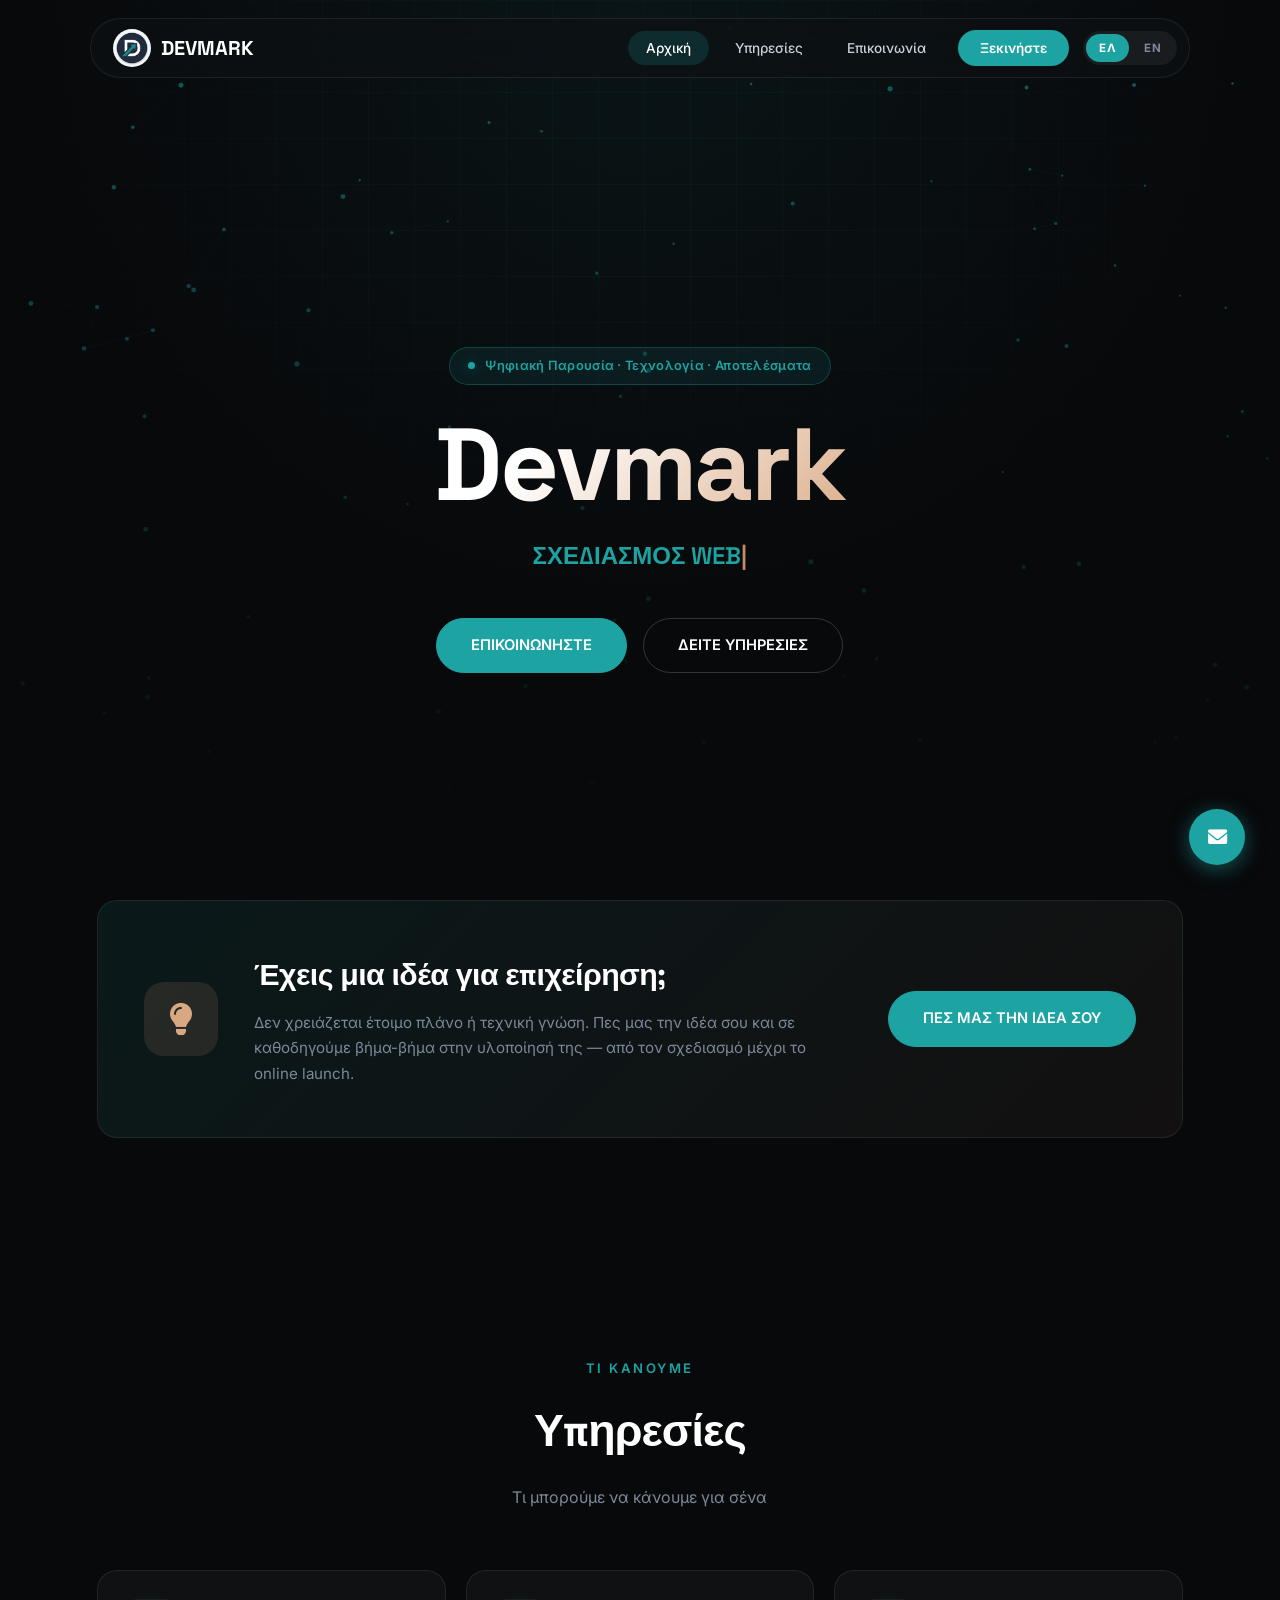
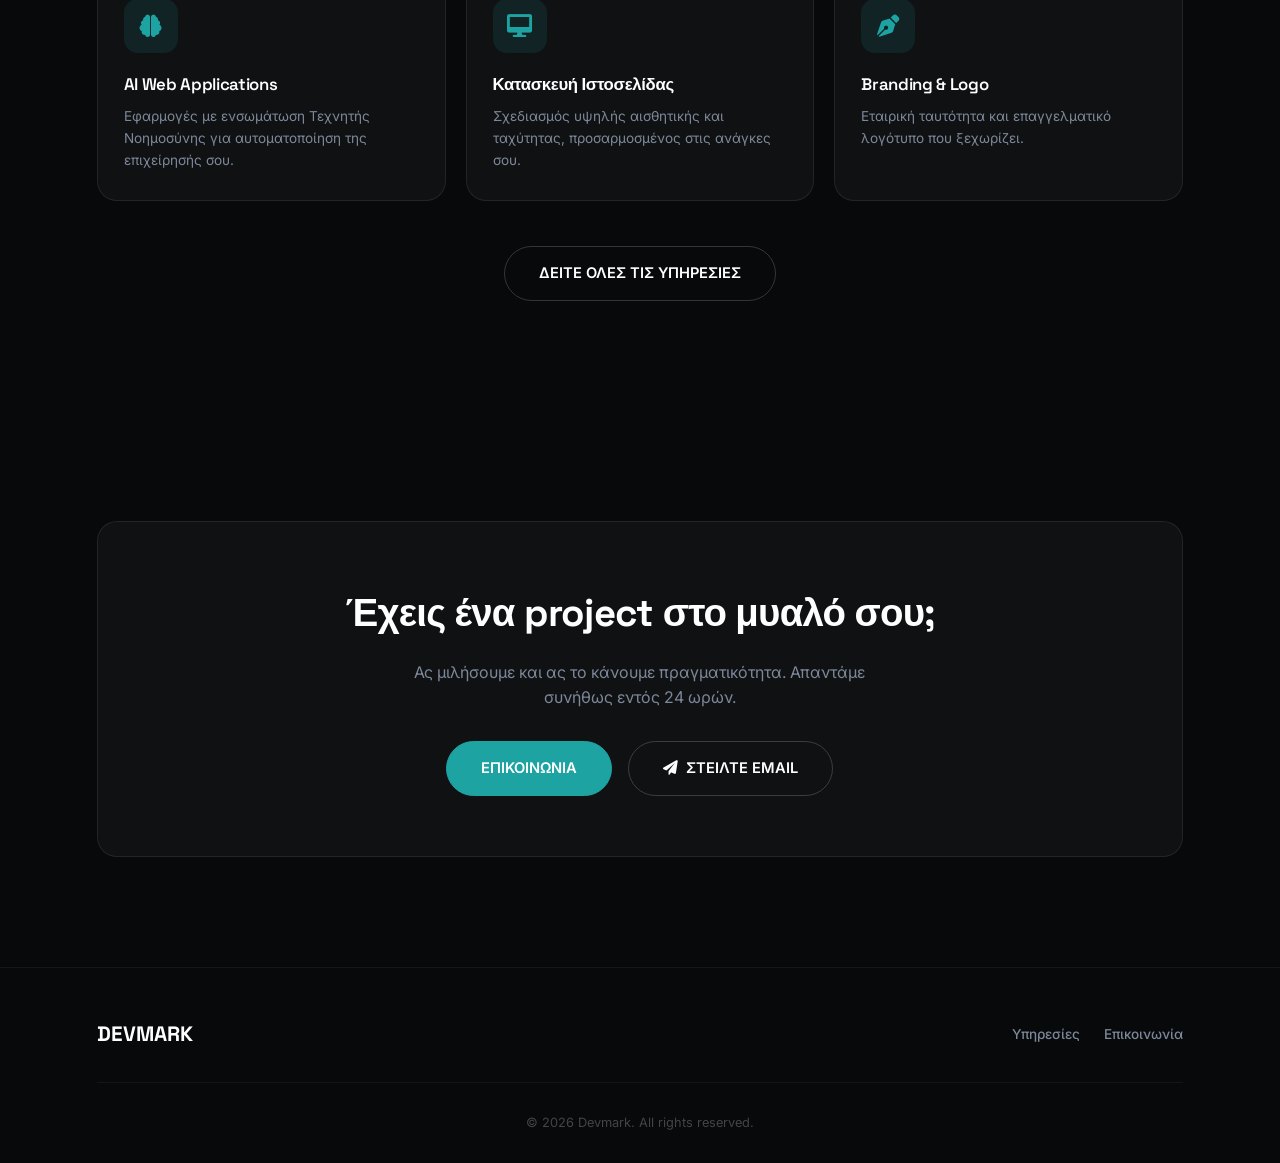
<file: index.html>
<!DOCTYPE html>
<html lang="el">
<head>
    <meta charset="UTF-8">
    <meta name="viewport" content="width=device-width, initial-scale=1.0">
    <title>Devmark - AI Web Apps & Custom Design</title>
    <meta name="description" content="Ψηφιακή παρουσία, AI εφαρμογές, κατασκευή ιστοσελίδων & branding. Devmark — τεχνολογία που φέρνει αποτελέσματα.">
    <link rel="canonical" href="https://devmark.gr/">
    <link rel="icon" type="image/png" href="devmarklogo.png">
    <meta property="og:type" content="website">
    <meta property="og:locale" content="el_GR">
    <meta property="og:site_name" content="Devmark">
    <meta property="og:title" content="Devmark - AI Web Apps & Custom Design">
    <meta property="og:description" content="Ψηφιακή παρουσία, AI εφαρμογές, κατασκευή ιστοσελίδων & branding. Devmark — τεχνολογία που φέρνει αποτελέσματα.">
    <meta property="og:url" content="https://devmark.gr/">
    <meta property="og:image" content="https://devmark.gr/devmarklogo.png">
    <meta name="twitter:card" content="summary_large_image">
    <meta name="twitter:title" content="Devmark - AI Web Apps & Custom Design">
    <meta name="twitter:description" content="Ψηφιακή παρουσία, AI εφαρμογές, κατασκευή ιστοσελίδων & branding. Devmark — τεχνολογία που φέρνει αποτελέσματα.">
    <meta name="twitter:image" content="https://devmark.gr/devmarklogo.png">
    <script type="application/ld+json">
    {
        "@context": "https://schema.org",
        "@type": "ProfessionalService",
        "name": "Devmark",
        "image": "https://devmark.gr/devmarklogo.png",
        "url": "https://devmark.gr/",
        "email": "info@devmark.gr",
        "description": "Ψηφιακή παρουσία, AI εφαρμογές, κατασκευή ιστοσελίδων & branding.",
        "areaServed": [
            { "@type": "Country", "name": "Greece" },
            { "@type": "Place", "name": "Europe" }
        ],
        "address": { "@type": "PostalAddress", "addressCountry": "GR" }
    }
    </script>
    <link rel="preconnect" href="https://fonts.googleapis.com">
    <link rel="stylesheet" href="https://fonts.googleapis.com/css2?family=Space+Grotesk:wght@500;600;700&family=Inter:wght@400;500;600;700;800&display=swap">
    <link rel="stylesheet" href="https://cdnjs.cloudflare.com/ajax/libs/font-awesome/6.0.0/css/all.min.css">
    <link rel="stylesheet" href="styles.css">
</head>
<body>

    <div class="tech-bg">
        <div class="tech-grid"></div>
        <canvas id="bg-canvas"></canvas>
        <div class="tech-vignette"></div>
    </div>

    <!-- MOBILE NAV OVERLAY -->
    <div class="mobile-nav" id="mobileNav">
        <a href="index.html" class="mobile-link nav-link" data-el="Αρχική" data-en="Home">Αρχική</a>
        <a href="services.html" class="mobile-link nav-link" data-el="Υπηρεσίες" data-en="Services">Υπηρεσίες</a>
        <a href="contact.html" class="mobile-link nav-link" data-el="Επικοινωνία" data-en="Contact">Επικοινωνία</a>
        <div class="lang-switch">
            <button class="lang-btn" data-lang="el">ΕΛ</button>
            <button class="lang-btn" data-lang="en">EN</button>
        </div>
    </div>

    <header id="header">
        <div class="header-inner">
            <a href="index.html" class="logo">
                <img src="devmarklogo.png" alt="Devmark Logo" class="logo-img">
                <span>DEVMARK</span>
            </a>
            <nav>
                <ul>
                    <li><a href="index.html" class="nav-link" data-el="Αρχική" data-en="Home">Αρχική</a></li>
                    <li><a href="services.html" class="nav-link" data-el="Υπηρεσίες" data-en="Services">Υπηρεσίες</a></li>
                    <li><a href="contact.html" class="nav-link" data-el="Επικοινωνία" data-en="Contact">Επικοινωνία</a></li>
                    <li><a href="https://mail.google.com/mail/?view=cm&fs=1&to=info@devmark.gr" target="_blank" class="nav-cta" data-el="Ξεκινήστε" data-en="Get Started">Ξεκινήστε</a></li>
                    <li>
                        <div class="lang-switch">
                            <button class="lang-btn" data-lang="el">ΕΛ</button>
                            <button class="lang-btn" data-lang="en">EN</button>
                        </div>
                    </li>
                </ul>
            </nav>
            <div class="hamburger" id="hamburger">
                <span></span><span></span><span></span>
            </div>
        </div>
    </header>

    <!-- HERO -->
    <section id="hero">
        <div class="container">
            <div class="hero-badge fade-in-up"><span class="dot"></span> <span data-el="Ψηφιακή Παρουσία · Τεχνολογία · Αποτελέσματα" data-en="Digital Presence · Technology · Results">Ψηφιακή Παρουσία · Τεχνολογία · Αποτελέσματα</span></div>
            <h1 class="fade-in-up delay-1">Devmark</h1>
            <div class="typewriter-wrap fade-in-up delay-2">
                <b id="typewriter"></b>
            </div>
            <div class="hero-actions fade-in-up delay-3">
                <a href="contact.html" class="btn" data-el="ΕΠΙΚΟΙΝΩΝΗΣΤΕ" data-en="CONTACT US">ΕΠΙΚΟΙΝΩΝΗΣΤΕ</a>
                <a href="services.html" class="btn btn-outline" data-el="ΔΕΙΤΕ ΥΠΗΡΕΣΙΕΣ" data-en="VIEW SERVICES">ΔΕΙΤΕ ΥΠΗΡΕΣΙΕΣ</a>
            </div>
        </div>
    </section>

    <!-- IDEA CTA -->
    <section id="idea-cta">
        <div class="container">
            <div class="idea-panel fade-in-up">
                <div class="idea-icon"><i class="fas fa-lightbulb"></i></div>
                <div class="idea-content">
                    <h2 data-el="Έχεις μια ιδέα για επιχείρηση;" data-en="Have a business idea?">Έχεις μια ιδέα για επιχείρηση;</h2>
                    <p data-el="Δεν χρειάζεται έτοιμο πλάνο ή τεχνική γνώση. Πες μας την ιδέα σου και σε καθοδηγούμε βήμα-βήμα στην υλοποίησή της — από τον σχεδιασμό μέχρι το online launch." data-en="You don't need a ready plan or technical knowledge. Tell us your idea and we'll guide you step by step to bring it to life — from design to online launch.">Δεν χρειάζεται έτοιμο πλάνο ή τεχνική γνώση. Πες μας την ιδέα σου και σε καθοδηγούμε βήμα-βήμα στην υλοποίησή της — από τον σχεδιασμό μέχρι το online launch.</p>
                </div>
                <a href="contact.html" class="btn" data-el="ΠΕΣ ΜΑΣ ΤΗΝ ΙΔΕΑ ΣΟΥ" data-en="TELL US YOUR IDEA">ΠΕΣ ΜΑΣ ΤΗΝ ΙΔΕΑ ΣΟΥ</a>
            </div>
        </div>
    </section>

    <!-- SERVICES PREVIEW -->
    <section id="services-preview">
        <div class="container">
            <span class="eyebrow fade-in-up" data-el="Τι κάνουμε" data-en="What we do">Τι κάνουμε</span>
            <h2 class="section-title fade-in-up" data-el="Υπηρεσίες" data-en="Services">Υπηρεσίες</h2>
            <span class="section-subtitle fade-in-up" data-el="Τι μπορούμε να κάνουμε για σένα" data-en="What we can do for you">Τι μπορούμε να κάνουμε για σένα</span>
            <div class="preview-grid">
                <div class="preview-card fade-in-up">
                    <div class="service-icon"><i class="fas fa-brain"></i></div>
                    <h3>AI Web Applications</h3>
                    <p data-el="Εφαρμογές με ενσωμάτωση Τεχνητής Νοημοσύνης για αυτοματοποίηση της επιχείρησής σου." data-en="Applications with integrated Artificial Intelligence to automate your business.">Εφαρμογές με ενσωμάτωση Τεχνητής Νοημοσύνης για αυτοματοποίηση της επιχείρησής σου.</p>
                </div>
                <div class="preview-card fade-in-up delay-1">
                    <div class="service-icon"><i class="fas fa-desktop"></i></div>
                    <h3 data-el="Κατασκευή Ιστοσελίδας" data-en="Website Development">Κατασκευή Ιστοσελίδας</h3>
                    <p data-el="Σχεδιασμός υψηλής αισθητικής και ταχύτητας, προσαρμοσμένος στις ανάγκες σου." data-en="High-end, fast design tailored to your needs.">Σχεδιασμός υψηλής αισθητικής και ταχύτητας, προσαρμοσμένος στις ανάγκες σου.</p>
                </div>
                <div class="preview-card fade-in-up delay-2">
                    <div class="service-icon"><i class="fas fa-pen-nib"></i></div>
                    <h3>Branding &amp; Logo</h3>
                    <p data-el="Εταιρική ταυτότητα και επαγγελματικό λογότυπο που ξεχωρίζει." data-en="Corporate identity and a professional logo that stands out.">Εταιρική ταυτότητα και επαγγελματικό λογότυπο που ξεχωρίζει.</p>
                </div>
            </div>
            <div class="preview-cta fade-in-up">
                <a href="services.html" class="btn btn-outline" data-el="ΔΕΙΤΕ ΟΛΕΣ ΤΙΣ ΥΠΗΡΕΣΙΕΣ" data-en="VIEW ALL SERVICES">ΔΕΙΤΕ ΟΛΕΣ ΤΙΣ ΥΠΗΡΕΣΙΕΣ</a>
            </div>
        </div>
    </section>

    <!-- CTA BANNER -->
    <section id="cta-banner">
        <div class="container">
            <div class="cta-panel fade-in-up">
                <h2 data-el="Έχεις ένα project στο μυαλό σου;" data-en="Have a project in mind?">Έχεις ένα project στο μυαλό σου;</h2>
                <p data-el="Ας μιλήσουμε και ας το κάνουμε πραγματικότητα. Απαντάμε συνήθως εντός 24 ωρών." data-en="Let's talk and make it happen. We usually respond within 24 hours.">Ας μιλήσουμε και ας το κάνουμε πραγματικότητα. Απαντάμε συνήθως εντός 24 ωρών.</p>
                <div class="cta-actions">
                    <a href="contact.html" class="btn" data-el="ΕΠΙΚΟΙΝΩΝΙΑ" data-en="CONTACT">ΕΠΙΚΟΙΝΩΝΙΑ</a>
                    <a href="https://mail.google.com/mail/?view=cm&fs=1&to=info@devmark.gr" target="_blank" class="btn btn-outline">
                        <i class="fas fa-paper-plane"></i><span data-el="ΣΤΕΙΛΤΕ EMAIL" data-en="SEND EMAIL">ΣΤΕΙΛΤΕ EMAIL</span>
                    </a>
                </div>
            </div>
        </div>
    </section>

    <!-- FOOTER -->
    <footer>
        <div class="container">
            <div class="footer-inner">
                <div class="footer-logo">
                    <span>DEVMARK</span>
                </div>
                <div class="footer-links">
                    <a href="services.html" data-el="Υπηρεσίες" data-en="Services">Υπηρεσίες</a>
                    <a href="contact.html" data-el="Επικοινωνία" data-en="Contact">Επικοινωνία</a>
                </div>
            </div>
            <div class="footer-bottom">
                &copy; 2026 Devmark. All rights reserved.
            </div>
        </div>
    </footer>

    <!-- FLOATING EMAIL BUTTON -->
    <a href="https://mail.google.com/mail/?view=cm&fs=1&to=info@devmark.gr" target="_blank" class="fab-btn" title="Επικοινωνήστε μαζί μας">
        <i class="fas fa-envelope"></i>
    </a>

    <script src="script.js"></script>
</body>
</html>
</file>
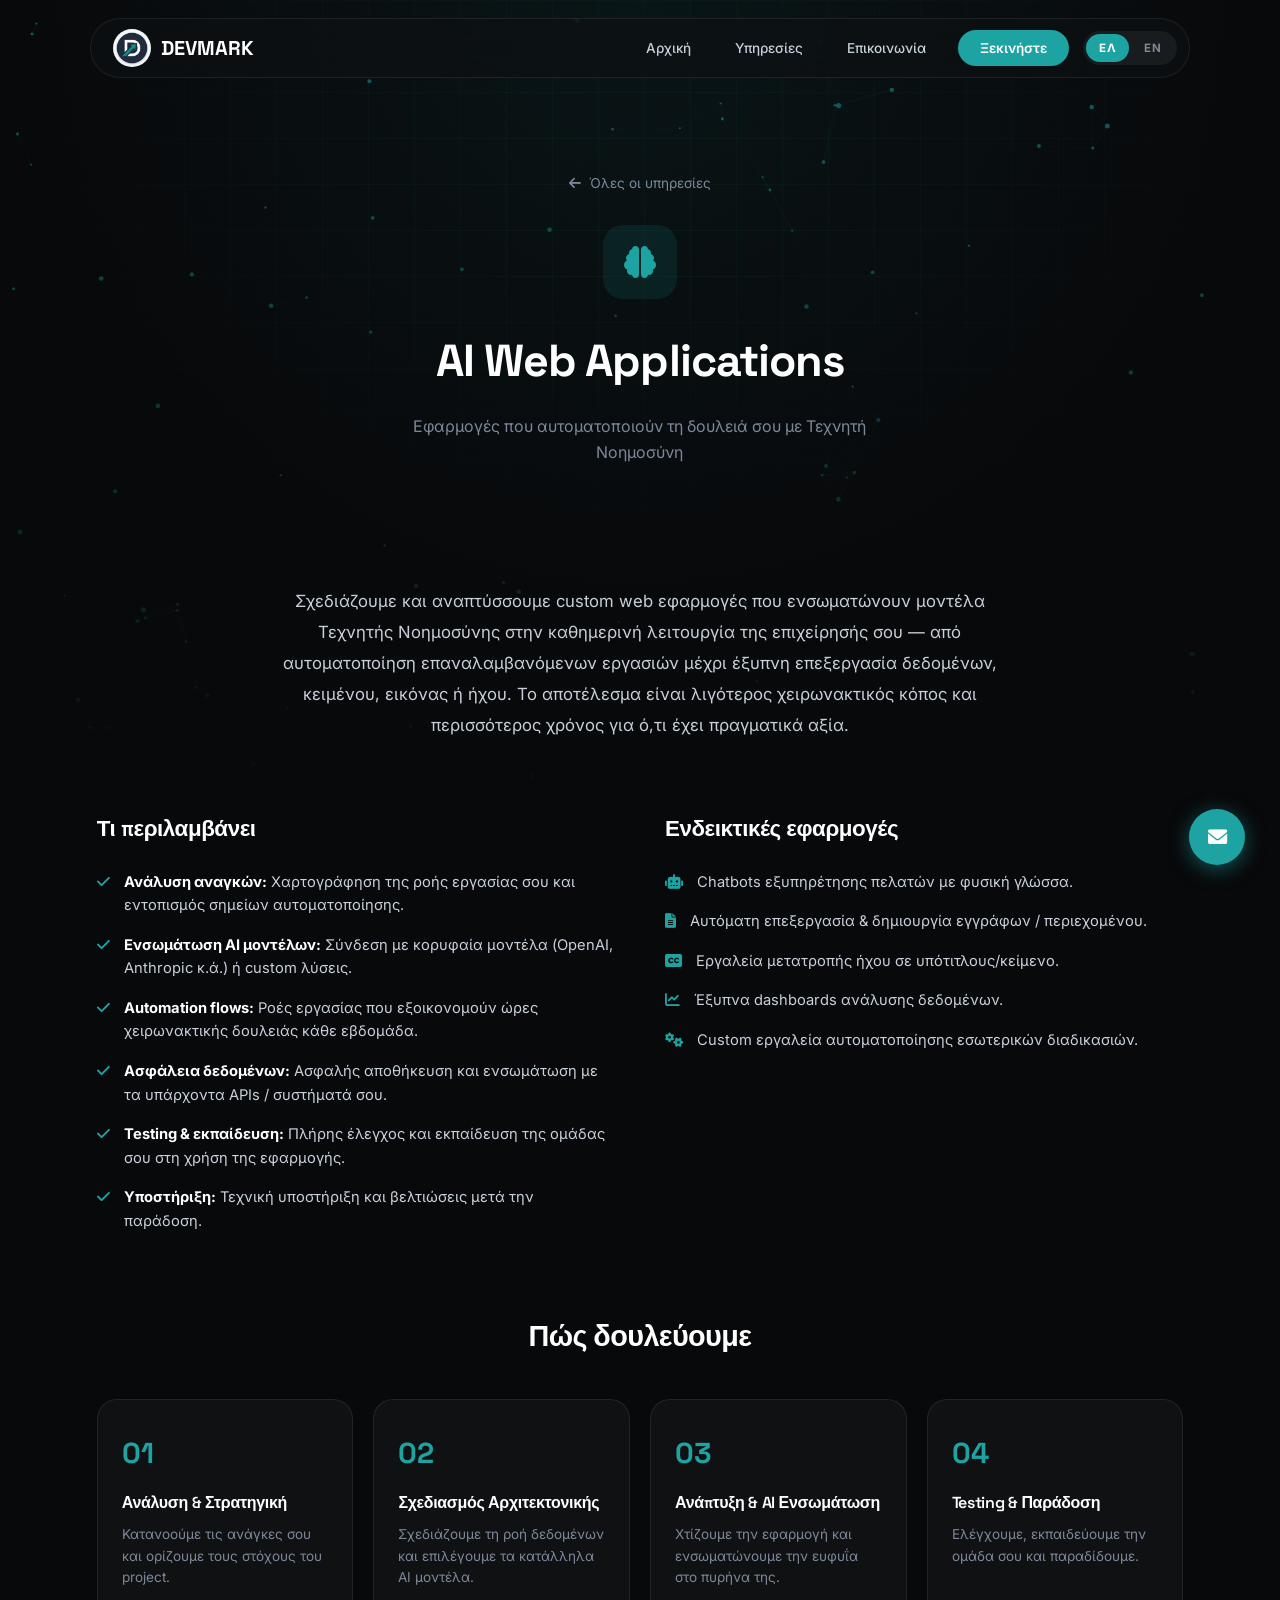
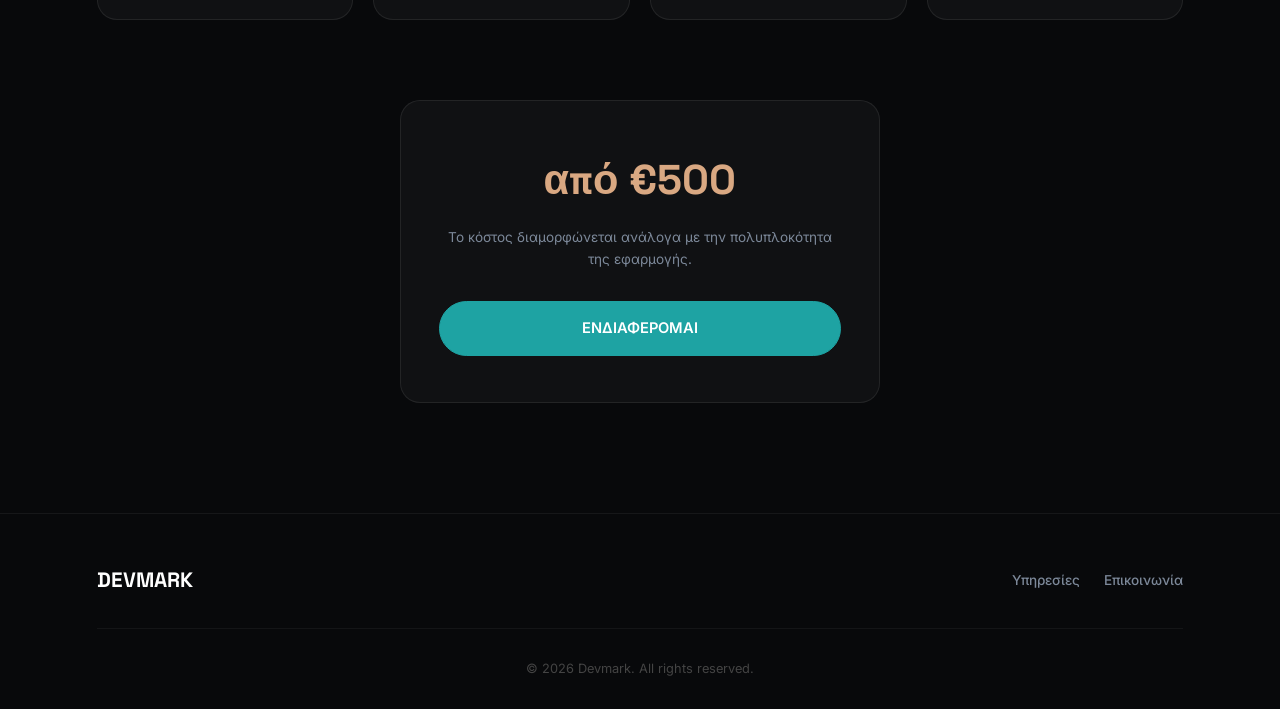
<file: ai-web-apps.html>
<!DOCTYPE html>
<html lang="el">
<head>
    <meta charset="UTF-8">
    <meta name="viewport" content="width=device-width, initial-scale=1.0">
    <title>AI Web Applications - Devmark</title>
    <meta name="description" content="Εξειδικευμένες εφαρμογές με ενσωμάτωση Τεχνητής Νοημοσύνης για αυτοματοποίηση της επιχείρησής σου.">
    <link rel="canonical" href="https://devmark.gr/ai-web-apps.html">
    <link rel="icon" type="image/png" href="devmarklogo.png">
    <meta property="og:type" content="website">
    <meta property="og:locale" content="el_GR">
    <meta property="og:site_name" content="Devmark">
    <meta property="og:title" content="AI Web Applications - Devmark">
    <meta property="og:description" content="Εξειδικευμένες εφαρμογές με ενσωμάτωση Τεχνητής Νοημοσύνης για αυτοματοποίηση της επιχείρησής σου.">
    <meta property="og:url" content="https://devmark.gr/ai-web-apps.html">
    <meta property="og:image" content="https://devmark.gr/devmarklogo.png">
    <meta name="twitter:card" content="summary_large_image">
    <meta name="twitter:title" content="AI Web Applications - Devmark">
    <meta name="twitter:description" content="Εξειδικευμένες εφαρμογές με ενσωμάτωση Τεχνητής Νοημοσύνης για αυτοματοποίηση της επιχείρησής σου.">
    <meta name="twitter:image" content="https://devmark.gr/devmarklogo.png">
    <link rel="preconnect" href="https://fonts.googleapis.com">
    <link rel="stylesheet" href="https://fonts.googleapis.com/css2?family=Space+Grotesk:wght@500;600;700&family=Inter:wght@400;500;600;700;800&display=swap">
    <link rel="stylesheet" href="https://cdnjs.cloudflare.com/ajax/libs/font-awesome/6.0.0/css/all.min.css">
    <link rel="stylesheet" href="styles.css">
</head>
<body>

    <div class="tech-bg">
        <div class="tech-grid"></div>
        <canvas id="bg-canvas"></canvas>
        <div class="tech-vignette"></div>
    </div>

    <!-- MOBILE NAV OVERLAY -->
    <div class="mobile-nav" id="mobileNav">
        <a href="index.html" class="mobile-link nav-link" data-el="Αρχική" data-en="Home">Αρχική</a>
        <a href="services.html" class="mobile-link nav-link" data-el="Υπηρεσίες" data-en="Services">Υπηρεσίες</a>
        <a href="contact.html" class="mobile-link nav-link" data-el="Επικοινωνία" data-en="Contact">Επικοινωνία</a>
        <div class="lang-switch">
            <button class="lang-btn" data-lang="el">ΕΛ</button>
            <button class="lang-btn" data-lang="en">EN</button>
        </div>
    </div>

    <header id="header">
        <div class="header-inner">
            <a href="index.html" class="logo">
                <img src="devmarklogo.png" alt="Devmark Logo" class="logo-img">
                <span>DEVMARK</span>
            </a>
            <nav>
                <ul>
                    <li><a href="index.html" class="nav-link" data-el="Αρχική" data-en="Home">Αρχική</a></li>
                    <li><a href="services.html" class="nav-link" data-el="Υπηρεσίες" data-en="Services">Υπηρεσίες</a></li>
                    <li><a href="contact.html" class="nav-link" data-el="Επικοινωνία" data-en="Contact">Επικοινωνία</a></li>
                    <li><a href="https://mail.google.com/mail/?view=cm&fs=1&to=info@devmark.gr" target="_blank" class="nav-cta" data-el="Ξεκινήστε" data-en="Get Started">Ξεκινήστε</a></li>
                    <li>
                        <div class="lang-switch">
                            <button class="lang-btn" data-lang="el">ΕΛ</button>
                            <button class="lang-btn" data-lang="en">EN</button>
                        </div>
                    </li>
                </ul>
            </nav>
            <div class="hamburger" id="hamburger">
                <span></span><span></span><span></span>
            </div>
        </div>
    </header>

    <!-- PAGE HERO -->
    <section class="page-hero">
        <div class="container">
            <a href="services.html" class="back-link fade-in-up"><i class="fas fa-arrow-left"></i> <span data-el="Όλες οι υπηρεσίες" data-en="All services">Όλες οι υπηρεσίες</span></a>
            <div class="detail-hero-icon fade-in-up"><i class="fas fa-brain"></i></div>
            <h2 class="section-title fade-in-up">AI Web Applications</h2>
            <span class="section-subtitle fade-in-up" data-el="Εφαρμογές που αυτοματοποιούν τη δουλειά σου με Τεχνητή Νοημοσύνη" data-en="Applications that automate your work with Artificial Intelligence">Εφαρμογές που αυτοματοποιούν τη δουλειά σου με Τεχνητή Νοημοσύνη</span>
        </div>
    </section>

    <section id="services" style="padding-top:0;">
        <div class="container">
            <p class="detail-intro fade-in-up" data-el="Σχεδιάζουμε και αναπτύσσουμε custom web εφαρμογές που ενσωματώνουν μοντέλα Τεχνητής Νοημοσύνης στην καθημερινή λειτουργία της επιχείρησής σου — από αυτοματοποίηση επαναλαμβανόμενων εργασιών μέχρι έξυπνη επεξεργασία δεδομένων, κειμένου, εικόνας ή ήχου. Το αποτέλεσμα είναι λιγότερος χειρωνακτικός κόπος και περισσότερος χρόνος για ό,τι έχει πραγματικά αξία." data-en="We design and build custom web applications that embed Artificial Intelligence models into your business's daily operations — from automating repetitive tasks to smart processing of data, text, images or audio. The result is less manual effort and more time for what truly matters.">
                Σχεδιάζουμε και αναπτύσσουμε custom web εφαρμογές που ενσωματώνουν μοντέλα Τεχνητής Νοημοσύνης στην καθημερινή λειτουργία της επιχείρησής σου — από αυτοματοποίηση επαναλαμβανόμενων εργασιών μέχρι έξυπνη επεξεργασία δεδομένων, κειμένου, εικόνας ή ήχου. Το αποτέλεσμα είναι λιγότερος χειρωνακτικός κόπος και περισσότερος χρόνος για ό,τι έχει πραγματικά αξία.
            </p>

            <div class="detail-columns">
                <div class="detail-block fade-in-up">
                    <h3 data-el="Τι περιλαμβάνει" data-en="What's included">Τι περιλαμβάνει</h3>
                    <ul class="feature-list">
                        <li><i class="fas fa-check"></i><span><strong data-el="Ανάλυση αναγκών:" data-en="Needs analysis:">Ανάλυση αναγκών:</strong> <span data-el="Χαρτογράφηση της ροής εργασίας σου και εντοπισμός σημείων αυτοματοποίησης." data-en="Mapping your workflow and identifying automation opportunities.">Χαρτογράφηση της ροής εργασίας σου και εντοπισμός σημείων αυτοματοποίησης.</span></span></li>
                        <li><i class="fas fa-check"></i><span><strong data-el="Ενσωμάτωση AI μοντέλων:" data-en="AI model integration:">Ενσωμάτωση AI μοντέλων:</strong> <span data-el="Σύνδεση με κορυφαία μοντέλα (OpenAI, Anthropic κ.ά.) ή custom λύσεις." data-en="Connecting leading models (OpenAI, Anthropic, etc.) or custom solutions.">Σύνδεση με κορυφαία μοντέλα (OpenAI, Anthropic κ.ά.) ή custom λύσεις.</span></span></li>
                        <li><i class="fas fa-check"></i><span><strong data-el="Automation flows:" data-en="Automation flows:">Automation flows:</strong> <span data-el="Ροές εργασίας που εξοικονομούν ώρες χειρωνακτικής δουλειάς κάθε εβδομάδα." data-en="Workflows that save hours of manual work every week.">Ροές εργασίας που εξοικονομούν ώρες χειρωνακτικής δουλειάς κάθε εβδομάδα.</span></span></li>
                        <li><i class="fas fa-check"></i><span><strong data-el="Ασφάλεια δεδομένων:" data-en="Data security:">Ασφάλεια δεδομένων:</strong> <span data-el="Ασφαλής αποθήκευση και ενσωμάτωση με τα υπάρχοντα APIs / συστήματά σου." data-en="Secure storage and integration with your existing APIs / systems.">Ασφαλής αποθήκευση και ενσωμάτωση με τα υπάρχοντα APIs / συστήματά σου.</span></span></li>
                        <li><i class="fas fa-check"></i><span><strong data-el="Testing & εκπαίδευση:" data-en="Testing & training:">Testing &amp; εκπαίδευση:</strong> <span data-el="Πλήρης έλεγχος και εκπαίδευση της ομάδας σου στη χρήση της εφαρμογής." data-en="Full testing and training for your team on using the application.">Πλήρης έλεγχος και εκπαίδευση της ομάδας σου στη χρήση της εφαρμογής.</span></span></li>
                        <li><i class="fas fa-check"></i><span><strong data-el="Υποστήριξη:" data-en="Support:">Υποστήριξη:</strong> <span data-el="Τεχνική υποστήριξη και βελτιώσεις μετά την παράδοση." data-en="Technical support and improvements after delivery.">Τεχνική υποστήριξη και βελτιώσεις μετά την παράδοση.</span></span></li>
                    </ul>
                </div>
                <div class="detail-block fade-in-up delay-1">
                    <h3 data-el="Ενδεικτικές εφαρμογές" data-en="Example applications">Ενδεικτικές εφαρμογές</h3>
                    <ul class="feature-list">
                        <li><i class="fas fa-robot"></i><span data-el="Chatbots εξυπηρέτησης πελατών με φυσική γλώσσα." data-en="Customer service chatbots with natural language.">Chatbots εξυπηρέτησης πελατών με φυσική γλώσσα.</span></li>
                        <li><i class="fas fa-file-alt"></i><span data-el="Αυτόματη επεξεργασία & δημιουργία εγγράφων / περιεχομένου." data-en="Automatic processing & generation of documents / content.">Αυτόματη επεξεργασία &amp; δημιουργία εγγράφων / περιεχομένου.</span></li>
                        <li><i class="fas fa-closed-captioning"></i><span data-el="Εργαλεία μετατροπής ήχου σε υπότιτλους/κείμενο." data-en="Tools for converting audio to subtitles/text.">Εργαλεία μετατροπής ήχου σε υπότιτλους/κείμενο.</span></li>
                        <li><i class="fas fa-chart-line"></i><span data-el="Έξυπνα dashboards ανάλυσης δεδομένων." data-en="Smart data analytics dashboards.">Έξυπνα dashboards ανάλυσης δεδομένων.</span></li>
                        <li><i class="fas fa-cogs"></i><span data-el="Custom εργαλεία αυτοματοποίησης εσωτερικών διαδικασιών." data-en="Custom internal process automation tools.">Custom εργαλεία αυτοματοποίησης εσωτερικών διαδικασιών.</span></li>
                    </ul>
                </div>
            </div>

            <h3 class="section-title fade-in-up" style="font-size:1.8rem;margin-bottom:40px;" data-el="Πώς δουλεύουμε" data-en="How we work">Πώς δουλεύουμε</h3>
            <div class="process-steps">
                <div class="process-step fade-in-up">
                    <div class="step-num">01</div>
                    <h4 data-el="Ανάλυση & Στρατηγική" data-en="Analysis & Strategy">Ανάλυση &amp; Στρατηγική</h4>
                    <p data-el="Κατανοούμε τις ανάγκες σου και ορίζουμε τους στόχους του project." data-en="We understand your needs and define the project's goals.">Κατανοούμε τις ανάγκες σου και ορίζουμε τους στόχους του project.</p>
                </div>
                <div class="process-step fade-in-up delay-1">
                    <div class="step-num">02</div>
                    <h4 data-el="Σχεδιασμός Αρχιτεκτονικής" data-en="Architecture Design">Σχεδιασμός Αρχιτεκτονικής</h4>
                    <p data-el="Σχεδιάζουμε τη ροή δεδομένων και επιλέγουμε τα κατάλληλα AI μοντέλα." data-en="We design the data flow and select the right AI models.">Σχεδιάζουμε τη ροή δεδομένων και επιλέγουμε τα κατάλληλα AI μοντέλα.</p>
                </div>
                <div class="process-step fade-in-up delay-2">
                    <div class="step-num">03</div>
                    <h4 data-el="Ανάπτυξη & AI Ενσωμάτωση" data-en="Development & AI Integration">Ανάπτυξη &amp; AI Ενσωμάτωση</h4>
                    <p data-el="Χτίζουμε την εφαρμογή και ενσωματώνουμε την ευφυΐα στο πυρήνα της." data-en="We build the application and embed the intelligence into its core.">Χτίζουμε την εφαρμογή και ενσωματώνουμε την ευφυΐα στο πυρήνα της.</p>
                </div>
                <div class="process-step fade-in-up delay-3">
                    <div class="step-num">04</div>
                    <h4 data-el="Testing & Παράδοση" data-en="Testing & Delivery">Testing &amp; Παράδοση</h4>
                    <p data-el="Ελέγχουμε, εκπαιδεύουμε την ομάδα σου και παραδίδουμε." data-en="We test, train your team and deliver.">Ελέγχουμε, εκπαιδεύουμε την ομάδα σου και παραδίδουμε.</p>
                </div>
            </div>

            <div class="price-panel fade-in-up">
                <span class="price-tag" data-el="από €500" data-en="from €500">από €500</span>
                <p class="price-note" data-el="Το κόστος διαμορφώνεται ανάλογα με την πολυπλοκότητα της εφαρμογής." data-en="The cost is shaped according to the complexity of the application.">Το κόστος διαμορφώνεται ανάλογα με την πολυπλοκότητα της εφαρμογής.</p>
                <a href="https://mail.google.com/mail/?view=cm&fs=1&to=info@devmark.gr&su=Ενδιαφέρον για AI Web Applications" target="_blank" class="btn" style="width:100%;justify-content:center;" data-el="ΕΝΔΙΑΦΕΡΟΜΑΙ" data-en="I'M INTERESTED">ΕΝΔΙΑΦΕΡΟΜΑΙ</a>
            </div>
        </div>
    </section>

    <!-- FOOTER -->
    <footer>
        <div class="container">
            <div class="footer-inner">
                <div class="footer-logo">
                    <span>DEVMARK</span>
                </div>
                <div class="footer-links">
                    <a href="services.html" data-el="Υπηρεσίες" data-en="Services">Υπηρεσίες</a>
                    <a href="contact.html" data-el="Επικοινωνία" data-en="Contact">Επικοινωνία</a>
                </div>
            </div>
            <div class="footer-bottom">
                &copy; 2026 Devmark. All rights reserved.
            </div>
        </div>
    </footer>

    <!-- FLOATING EMAIL BUTTON -->
    <a href="https://mail.google.com/mail/?view=cm&fs=1&to=info@devmark.gr" target="_blank" class="fab-btn" title="Επικοινωνήστε μαζί μας">
        <i class="fas fa-envelope"></i>
    </a>

    <script src="script.js"></script>
</body>
</html>
</file>
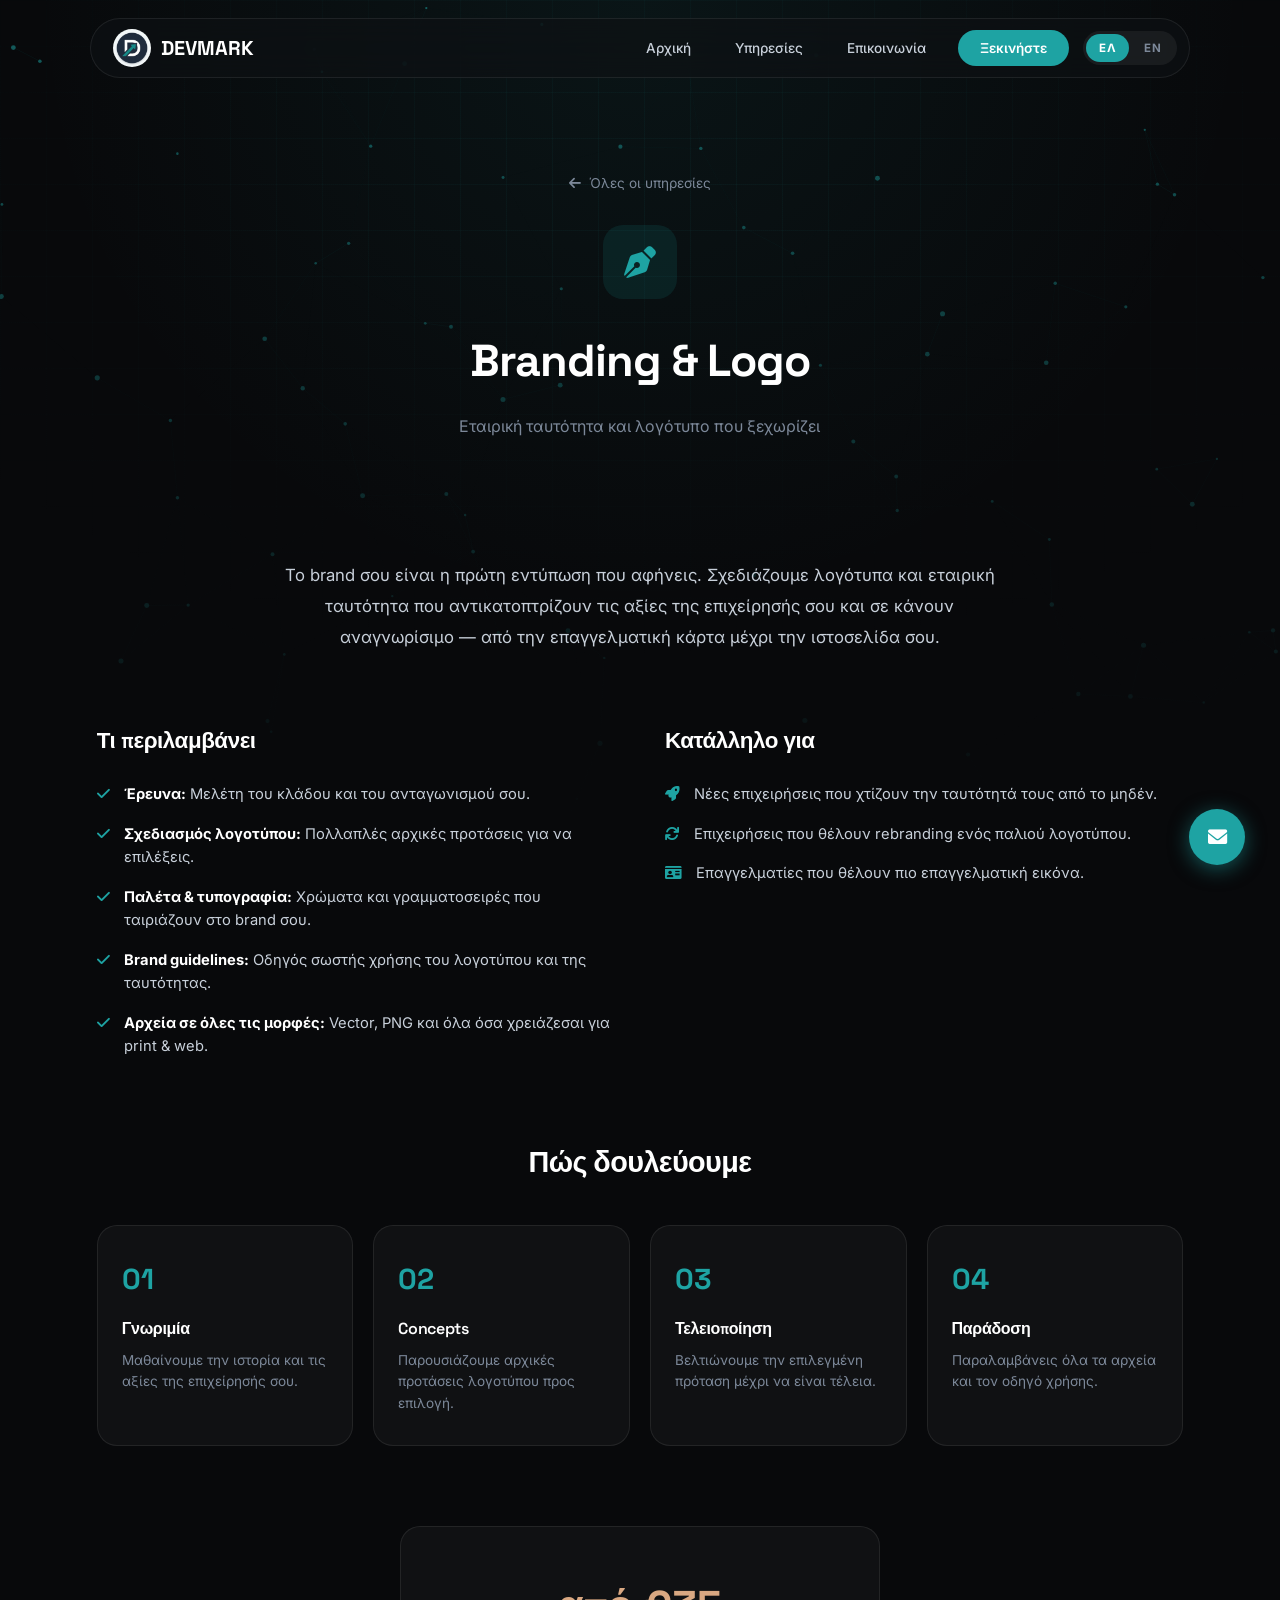
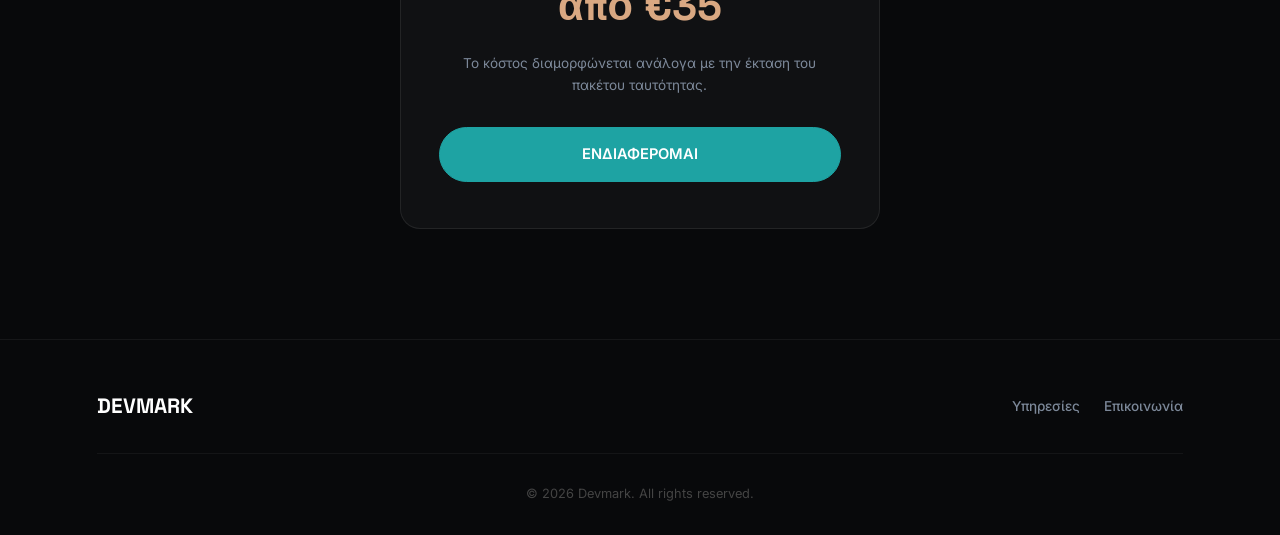
<file: branding.html>
<!DOCTYPE html>
<html lang="el">
<head>
    <meta charset="UTF-8">
    <meta name="viewport" content="width=device-width, initial-scale=1.0">
    <title>Branding & Logo - Devmark</title>
    <meta name="description" content="Δημιουργία εταιρικής ταυτότητας και επαγγελματικού λογοτύπου που ξεχωρίζει.">
    <link rel="canonical" href="https://devmark.gr/branding.html">
    <link rel="icon" type="image/png" href="devmarklogo.png">
    <meta property="og:type" content="website">
    <meta property="og:locale" content="el_GR">
    <meta property="og:site_name" content="Devmark">
    <meta property="og:title" content="Branding & Logo - Devmark">
    <meta property="og:description" content="Δημιουργία εταιρικής ταυτότητας και επαγγελματικού λογοτύπου που ξεχωρίζει.">
    <meta property="og:url" content="https://devmark.gr/branding.html">
    <meta property="og:image" content="https://devmark.gr/devmarklogo.png">
    <meta name="twitter:card" content="summary_large_image">
    <meta name="twitter:title" content="Branding & Logo - Devmark">
    <meta name="twitter:description" content="Δημιουργία εταιρικής ταυτότητας και επαγγελματικού λογοτύπου που ξεχωρίζει.">
    <meta name="twitter:image" content="https://devmark.gr/devmarklogo.png">
    <link rel="preconnect" href="https://fonts.googleapis.com">
    <link rel="stylesheet" href="https://fonts.googleapis.com/css2?family=Space+Grotesk:wght@500;600;700&family=Inter:wght@400;500;600;700;800&display=swap">
    <link rel="stylesheet" href="https://cdnjs.cloudflare.com/ajax/libs/font-awesome/6.0.0/css/all.min.css">
    <link rel="stylesheet" href="styles.css">
</head>
<body>

    <div class="tech-bg">
        <div class="tech-grid"></div>
        <canvas id="bg-canvas"></canvas>
        <div class="tech-vignette"></div>
    </div>

    <!-- MOBILE NAV OVERLAY -->
    <div class="mobile-nav" id="mobileNav">
        <a href="index.html" class="mobile-link nav-link" data-el="Αρχική" data-en="Home">Αρχική</a>
        <a href="services.html" class="mobile-link nav-link" data-el="Υπηρεσίες" data-en="Services">Υπηρεσίες</a>
        <a href="contact.html" class="mobile-link nav-link" data-el="Επικοινωνία" data-en="Contact">Επικοινωνία</a>
        <div class="lang-switch">
            <button class="lang-btn" data-lang="el">ΕΛ</button>
            <button class="lang-btn" data-lang="en">EN</button>
        </div>
    </div>

    <header id="header">
        <div class="header-inner">
            <a href="index.html" class="logo">
                <img src="devmarklogo.png" alt="Devmark Logo" class="logo-img">
                <span>DEVMARK</span>
            </a>
            <nav>
                <ul>
                    <li><a href="index.html" class="nav-link" data-el="Αρχική" data-en="Home">Αρχική</a></li>
                    <li><a href="services.html" class="nav-link" data-el="Υπηρεσίες" data-en="Services">Υπηρεσίες</a></li>
                    <li><a href="contact.html" class="nav-link" data-el="Επικοινωνία" data-en="Contact">Επικοινωνία</a></li>
                    <li><a href="https://mail.google.com/mail/?view=cm&fs=1&to=info@devmark.gr" target="_blank" class="nav-cta" data-el="Ξεκινήστε" data-en="Get Started">Ξεκινήστε</a></li>
                    <li>
                        <div class="lang-switch">
                            <button class="lang-btn" data-lang="el">ΕΛ</button>
                            <button class="lang-btn" data-lang="en">EN</button>
                        </div>
                    </li>
                </ul>
            </nav>
            <div class="hamburger" id="hamburger">
                <span></span><span></span><span></span>
            </div>
        </div>
    </header>

    <!-- PAGE HERO -->
    <section class="page-hero">
        <div class="container">
            <a href="services.html" class="back-link fade-in-up"><i class="fas fa-arrow-left"></i> <span data-el="Όλες οι υπηρεσίες" data-en="All services">Όλες οι υπηρεσίες</span></a>
            <div class="detail-hero-icon fade-in-up"><i class="fas fa-pen-nib"></i></div>
            <h2 class="section-title fade-in-up">Branding &amp; Logo</h2>
            <span class="section-subtitle fade-in-up" data-el="Εταιρική ταυτότητα και λογότυπο που ξεχωρίζει" data-en="Corporate identity and a logo that stands out">Εταιρική ταυτότητα και λογότυπο που ξεχωρίζει</span>
        </div>
    </section>

    <section id="services" style="padding-top:0;">
        <div class="container">
            <p class="detail-intro fade-in-up" data-el="Το brand σου είναι η πρώτη εντύπωση που αφήνεις. Σχεδιάζουμε λογότυπα και εταιρική ταυτότητα που αντικατοπτρίζουν τις αξίες της επιχείρησής σου και σε κάνουν αναγνωρίσιμο — από την επαγγελματική κάρτα μέχρι την ιστοσελίδα σου." data-en="Your brand is the first impression you leave. We design logos and corporate identities that reflect your business's values and make you recognizable — from your business card to your website.">
                Το brand σου είναι η πρώτη εντύπωση που αφήνεις. Σχεδιάζουμε λογότυπα και εταιρική ταυτότητα που αντικατοπτρίζουν τις αξίες της επιχείρησής σου και σε κάνουν αναγνωρίσιμο — από την επαγγελματική κάρτα μέχρι την ιστοσελίδα σου.
            </p>

            <div class="detail-columns">
                <div class="detail-block fade-in-up">
                    <h3 data-el="Τι περιλαμβάνει" data-en="What's included">Τι περιλαμβάνει</h3>
                    <ul class="feature-list">
                        <li><i class="fas fa-check"></i><span><strong data-el="Έρευνα:" data-en="Research:">Έρευνα:</strong> <span data-el="Μελέτη του κλάδου και του ανταγωνισμού σου." data-en="Study of your industry and competitors.">Μελέτη του κλάδου και του ανταγωνισμού σου.</span></span></li>
                        <li><i class="fas fa-check"></i><span><strong data-el="Σχεδιασμός λογοτύπου:" data-en="Logo design:">Σχεδιασμός λογοτύπου:</strong> <span data-el="Πολλαπλές αρχικές προτάσεις για να επιλέξεις." data-en="Multiple initial concepts for you to choose from.">Πολλαπλές αρχικές προτάσεις για να επιλέξεις.</span></span></li>
                        <li><i class="fas fa-check"></i><span><strong data-el="Παλέτα & τυπογραφία:" data-en="Color palette & typography:">Παλέτα &amp; τυπογραφία:</strong> <span data-el="Χρώματα και γραμματοσειρές που ταιριάζουν στο brand σου." data-en="Colors and fonts that match your brand.">Χρώματα και γραμματοσειρές που ταιριάζουν στο brand σου.</span></span></li>
                        <li><i class="fas fa-check"></i><span><strong data-el="Brand guidelines:" data-en="Brand guidelines:">Brand guidelines:</strong> <span data-el="Οδηγός σωστής χρήσης του λογοτύπου και της ταυτότητας." data-en="A guide for correct use of the logo and identity.">Οδηγός σωστής χρήσης του λογοτύπου και της ταυτότητας.</span></span></li>
                        <li><i class="fas fa-check"></i><span><strong data-el="Αρχεία σε όλες τις μορφές:" data-en="Files in every format:">Αρχεία σε όλες τις μορφές:</strong> <span data-el="Vector, PNG και όλα όσα χρειάζεσαι για print & web." data-en="Vector, PNG and everything you need for print & web.">Vector, PNG και όλα όσα χρειάζεσαι για print &amp; web.</span></span></li>
                    </ul>
                </div>
                <div class="detail-block fade-in-up delay-1">
                    <h3 data-el="Κατάλληλο για" data-en="Ideal for">Κατάλληλο για</h3>
                    <ul class="feature-list">
                        <li><i class="fas fa-rocket"></i><span data-el="Νέες επιχειρήσεις που χτίζουν την ταυτότητά τους από το μηδέν." data-en="New businesses building their identity from scratch.">Νέες επιχειρήσεις που χτίζουν την ταυτότητά τους από το μηδέν.</span></li>
                        <li><i class="fas fa-arrows-rotate"></i><span data-el="Επιχειρήσεις που θέλουν rebranding ενός παλιού λογοτύπου." data-en="Businesses that want to rebrand an old logo.">Επιχειρήσεις που θέλουν rebranding ενός παλιού λογοτύπου.</span></li>
                        <li><i class="fas fa-id-card"></i><span data-el="Επαγγελματίες που θέλουν πιο επαγγελματική εικόνα." data-en="Professionals who want a more professional image.">Επαγγελματίες που θέλουν πιο επαγγελματική εικόνα.</span></li>
                    </ul>
                </div>
            </div>

            <h3 class="section-title fade-in-up" style="font-size:1.8rem;margin-bottom:40px;" data-el="Πώς δουλεύουμε" data-en="How we work">Πώς δουλεύουμε</h3>
            <div class="process-steps">
                <div class="process-step fade-in-up">
                    <div class="step-num">01</div>
                    <h4 data-el="Γνωριμία" data-en="Discovery">Γνωριμία</h4>
                    <p data-el="Μαθαίνουμε την ιστορία και τις αξίες της επιχείρησής σου." data-en="We learn your business's story and values.">Μαθαίνουμε την ιστορία και τις αξίες της επιχείρησής σου.</p>
                </div>
                <div class="process-step fade-in-up delay-1">
                    <div class="step-num">02</div>
                    <h4 data-el="Concepts" data-en="Concepts">Concepts</h4>
                    <p data-el="Παρουσιάζουμε αρχικές προτάσεις λογοτύπου προς επιλογή." data-en="We present initial logo concepts for you to choose from.">Παρουσιάζουμε αρχικές προτάσεις λογοτύπου προς επιλογή.</p>
                </div>
                <div class="process-step fade-in-up delay-2">
                    <div class="step-num">03</div>
                    <h4 data-el="Τελειοποίηση" data-en="Refinement">Τελειοποίηση</h4>
                    <p data-el="Βελτιώνουμε την επιλεγμένη πρόταση μέχρι να είναι τέλεια." data-en="We refine the chosen concept until it's perfect.">Βελτιώνουμε την επιλεγμένη πρόταση μέχρι να είναι τέλεια.</p>
                </div>
                <div class="process-step fade-in-up delay-3">
                    <div class="step-num">04</div>
                    <h4 data-el="Παράδοση" data-en="Delivery">Παράδοση</h4>
                    <p data-el="Παραλαμβάνεις όλα τα αρχεία και τον οδηγό χρήσης." data-en="You receive all files and the usage guidelines.">Παραλαμβάνεις όλα τα αρχεία και τον οδηγό χρήσης.</p>
                </div>
            </div>

            <div class="price-panel fade-in-up">
                <span class="price-tag" data-el="από €35" data-en="from €35">από €35</span>
                <p class="price-note" data-el="Το κόστος διαμορφώνεται ανάλογα με την έκταση του πακέτου ταυτότητας." data-en="The cost is shaped based on the scope of the identity package.">Το κόστος διαμορφώνεται ανάλογα με την έκταση του πακέτου ταυτότητας.</p>
                <a href="https://mail.google.com/mail/?view=cm&fs=1&to=info@devmark.gr&su=Ενδιαφέρον για Branding & Logo" target="_blank" class="btn" style="width:100%;justify-content:center;" data-el="ΕΝΔΙΑΦΕΡΟΜΑΙ" data-en="I'M INTERESTED">ΕΝΔΙΑΦΕΡΟΜΑΙ</a>
            </div>
        </div>
    </section>

    <!-- FOOTER -->
    <footer>
        <div class="container">
            <div class="footer-inner">
                <div class="footer-logo">
                    <span>DEVMARK</span>
                </div>
                <div class="footer-links">
                    <a href="services.html" data-el="Υπηρεσίες" data-en="Services">Υπηρεσίες</a>
                    <a href="contact.html" data-el="Επικοινωνία" data-en="Contact">Επικοινωνία</a>
                </div>
            </div>
            <div class="footer-bottom">
                &copy; 2026 Devmark. All rights reserved.
            </div>
        </div>
    </footer>

    <!-- FLOATING EMAIL BUTTON -->
    <a href="https://mail.google.com/mail/?view=cm&fs=1&to=info@devmark.gr" target="_blank" class="fab-btn" title="Επικοινωνήστε μαζί μας">
        <i class="fas fa-envelope"></i>
    </a>

    <script src="script.js"></script>
</body>
</html>
</file>
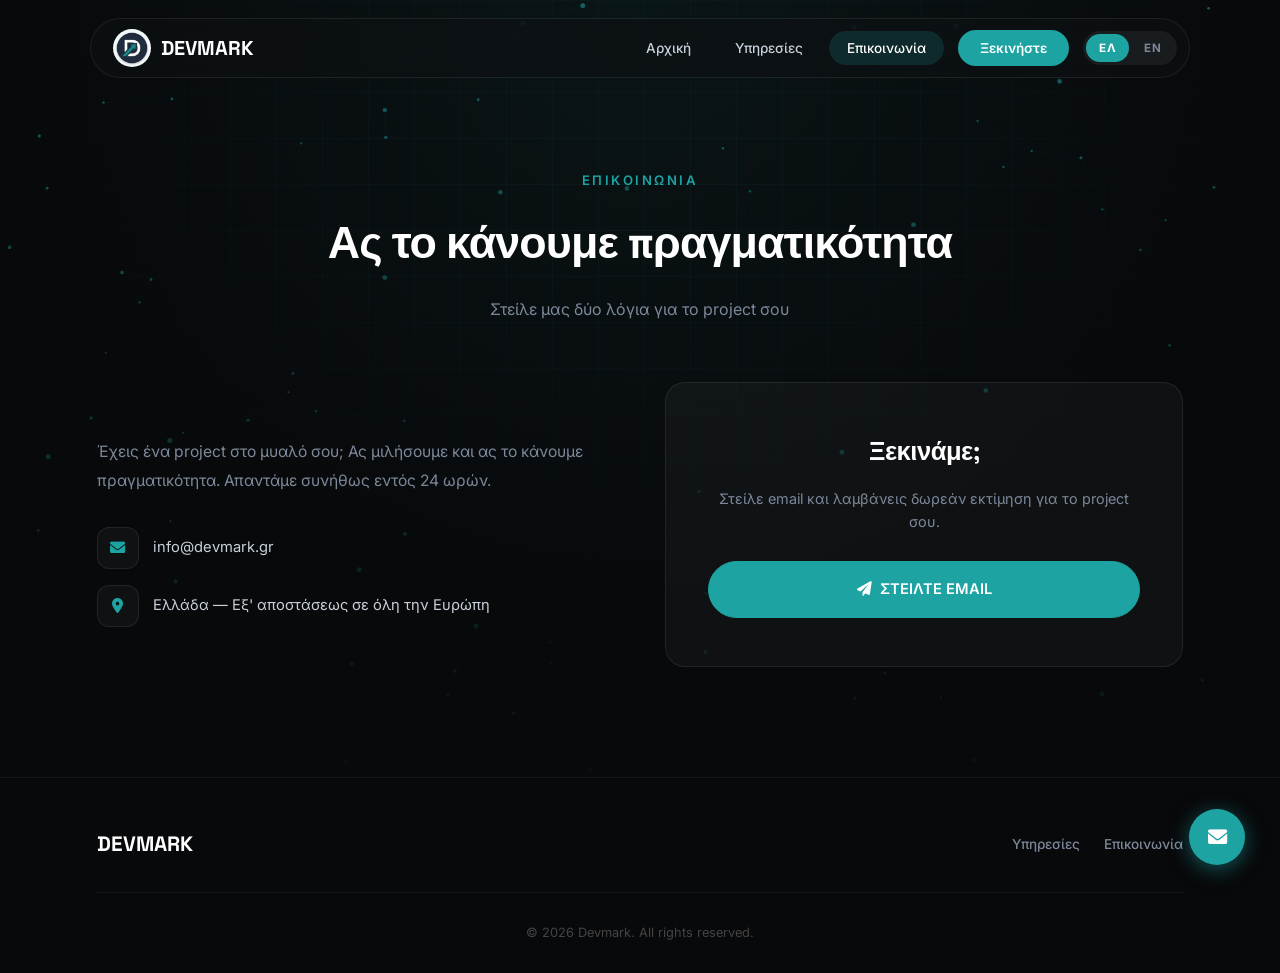
<file: contact.html>
<!DOCTYPE html>
<html lang="el">
<head>
    <meta charset="UTF-8">
    <meta name="viewport" content="width=device-width, initial-scale=1.0">
    <title>Επικοινωνία - Devmark</title>
    <meta name="description" content="Επικοινωνήστε με τη Devmark για το επόμενο project σας. Απαντάμε συνήθως εντός 24 ωρών.">
    <link rel="canonical" href="https://devmark.gr/contact.html">
    <link rel="icon" type="image/png" href="devmarklogo.png">
    <meta property="og:type" content="website">
    <meta property="og:locale" content="el_GR">
    <meta property="og:site_name" content="Devmark">
    <meta property="og:title" content="Επικοινωνία - Devmark">
    <meta property="og:description" content="Επικοινωνήστε με τη Devmark για το επόμενο project σας. Απαντάμε συνήθως εντός 24 ωρών.">
    <meta property="og:url" content="https://devmark.gr/contact.html">
    <meta property="og:image" content="https://devmark.gr/devmarklogo.png">
    <meta name="twitter:card" content="summary_large_image">
    <meta name="twitter:title" content="Επικοινωνία - Devmark">
    <meta name="twitter:description" content="Επικοινωνήστε με τη Devmark για το επόμενο project σας. Απαντάμε συνήθως εντός 24 ωρών.">
    <meta name="twitter:image" content="https://devmark.gr/devmarklogo.png">
    <link rel="preconnect" href="https://fonts.googleapis.com">
    <link rel="stylesheet" href="https://fonts.googleapis.com/css2?family=Space+Grotesk:wght@500;600;700&family=Inter:wght@400;500;600;700;800&display=swap">
    <link rel="stylesheet" href="https://cdnjs.cloudflare.com/ajax/libs/font-awesome/6.0.0/css/all.min.css">
    <link rel="stylesheet" href="styles.css">
</head>
<body>

    <div class="tech-bg">
        <div class="tech-grid"></div>
        <canvas id="bg-canvas"></canvas>
        <div class="tech-vignette"></div>
    </div>

    <!-- MOBILE NAV OVERLAY -->
    <div class="mobile-nav" id="mobileNav">
        <a href="index.html" class="mobile-link nav-link" data-el="Αρχική" data-en="Home">Αρχική</a>
        <a href="services.html" class="mobile-link nav-link" data-el="Υπηρεσίες" data-en="Services">Υπηρεσίες</a>
        <a href="contact.html" class="mobile-link nav-link" data-el="Επικοινωνία" data-en="Contact">Επικοινωνία</a>
        <div class="lang-switch">
            <button class="lang-btn" data-lang="el">ΕΛ</button>
            <button class="lang-btn" data-lang="en">EN</button>
        </div>
    </div>

    <header id="header">
        <div class="header-inner">
            <a href="index.html" class="logo">
                <img src="devmarklogo.png" alt="Devmark Logo" class="logo-img">
                <span>DEVMARK</span>
            </a>
            <nav>
                <ul>
                    <li><a href="index.html" class="nav-link" data-el="Αρχική" data-en="Home">Αρχική</a></li>
                    <li><a href="services.html" class="nav-link" data-el="Υπηρεσίες" data-en="Services">Υπηρεσίες</a></li>
                    <li><a href="contact.html" class="nav-link" data-el="Επικοινωνία" data-en="Contact">Επικοινωνία</a></li>
                    <li><a href="https://mail.google.com/mail/?view=cm&fs=1&to=info@devmark.gr" target="_blank" class="nav-cta" data-el="Ξεκινήστε" data-en="Get Started">Ξεκινήστε</a></li>
                    <li>
                        <div class="lang-switch">
                            <button class="lang-btn" data-lang="el">ΕΛ</button>
                            <button class="lang-btn" data-lang="en">EN</button>
                        </div>
                    </li>
                </ul>
            </nav>
            <div class="hamburger" id="hamburger">
                <span></span><span></span><span></span>
            </div>
        </div>
    </header>

    <!-- PAGE HERO -->
    <section class="page-hero">
        <div class="container">
            <span class="eyebrow fade-in-up" data-el="Επικοινωνία" data-en="Contact">Επικοινωνία</span>
            <h2 class="section-title fade-in-up" data-el="Ας το κάνουμε πραγματικότητα" data-en="Let's make it happen">Ας το κάνουμε πραγματικότητα</h2>
            <span class="section-subtitle fade-in-up" style="margin-bottom:0;" data-el="Στείλε μας δύο λόγια για το project σου" data-en="Send us a few words about your project">Στείλε μας δύο λόγια για το project σου</span>
        </div>
    </section>

    <!-- CONTACT -->
    <section id="contact" style="padding-top:0;">
        <div class="container">
            <div class="contact-wrapper">
                <div class="contact-info fade-in-up">
                    <p data-el="Έχεις ένα project στο μυαλό σου; Ας μιλήσουμε και ας το κάνουμε πραγματικότητα. Απαντάμε συνήθως εντός 24 ωρών." data-en="Have a project in mind? Let's talk and make it happen. We usually respond within 24 hours.">Έχεις ένα project στο μυαλό σου; Ας μιλήσουμε και ας το κάνουμε πραγματικότητα. Απαντάμε συνήθως εντός 24 ωρών.</p>
                    <div class="contact-details">
                        <div class="contact-detail-item">
                            <i class="fas fa-envelope"></i>
                            <span>info@devmark.gr</span>
                        </div>
                        <div class="contact-detail-item">
                            <i class="fas fa-map-marker-alt"></i>
                            <span data-el="Ελλάδα — Εξ' αποστάσεως σε όλη την Ευρώπη" data-en="Greece — Remotely across Europe">Ελλάδα — Εξ' αποστάσεως σε όλη την Ευρώπη</span>
                        </div>
                    </div>
                </div>
                <div class="contact-cta fade-in-up delay-1">
                    <h3 data-el="Ξεκινάμε;" data-en="Shall we start?">Ξεκινάμε;</h3>
                    <p data-el="Στείλε email και λαμβάνεις δωρεάν εκτίμηση για το project σου." data-en="Send an email and get a free estimate for your project.">Στείλε email και λαμβάνεις δωρεάν εκτίμηση για το project σου.</p>
                    <a href="https://mail.google.com/mail/?view=cm&fs=1&to=info@devmark.gr" target="_blank" class="btn" style="width:100%;padding:16px;justify-content:center;">
                        <i class="fas fa-paper-plane"></i><span data-el="ΣΤΕΙΛΤΕ EMAIL" data-en="SEND EMAIL">ΣΤΕΙΛΤΕ EMAIL</span>
                    </a>
                </div>
            </div>
        </div>
    </section>

    <!-- FOOTER -->
    <footer>
        <div class="container">
            <div class="footer-inner">
                <div class="footer-logo">
                    <span>DEVMARK</span>
                </div>
                <div class="footer-links">
                    <a href="services.html" data-el="Υπηρεσίες" data-en="Services">Υπηρεσίες</a>
                    <a href="contact.html" data-el="Επικοινωνία" data-en="Contact">Επικοινωνία</a>
                </div>
            </div>
            <div class="footer-bottom">
                &copy; 2026 Devmark. All rights reserved.
            </div>
        </div>
    </footer>

    <!-- FLOATING EMAIL BUTTON -->
    <a href="https://mail.google.com/mail/?view=cm&fs=1&to=info@devmark.gr" target="_blank" class="fab-btn" title="Επικοινωνήστε μαζί μας">
        <i class="fas fa-envelope"></i>
    </a>

    <script src="script.js"></script>
</body>
</html>
</file>
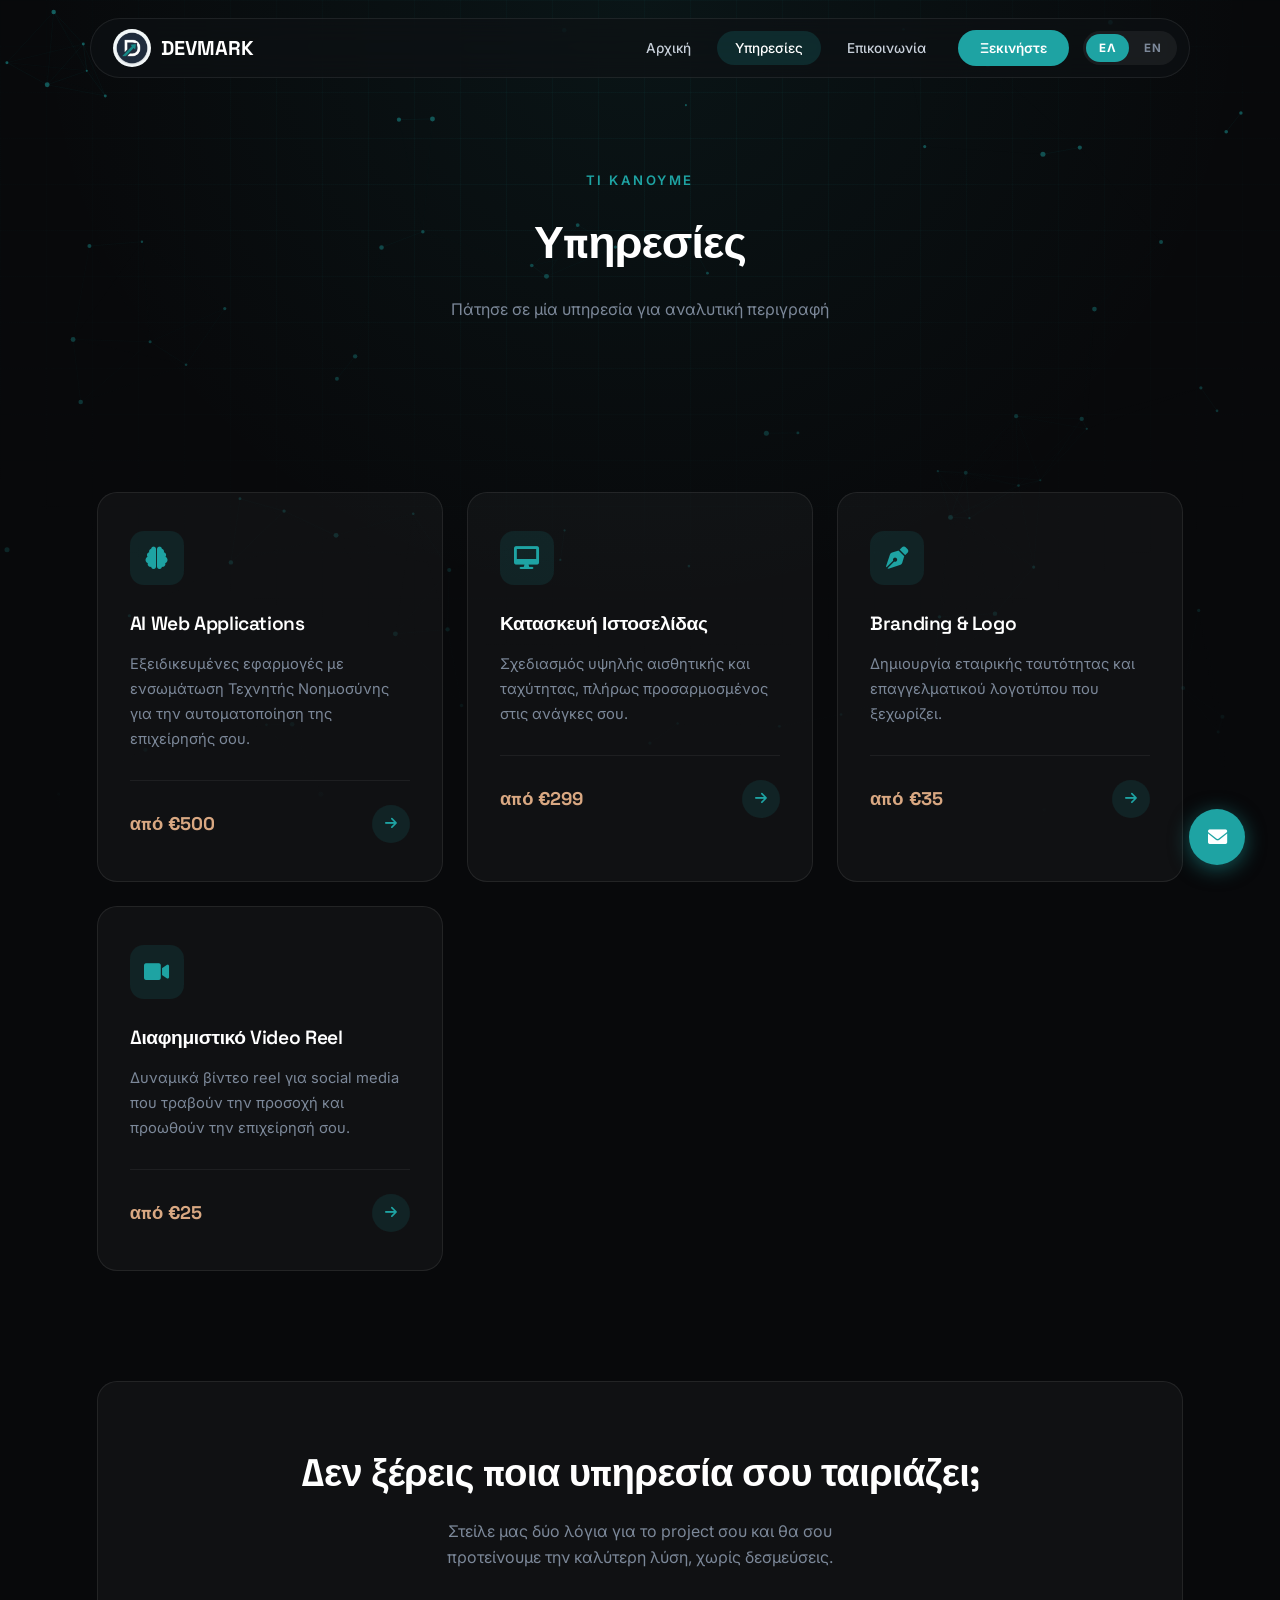
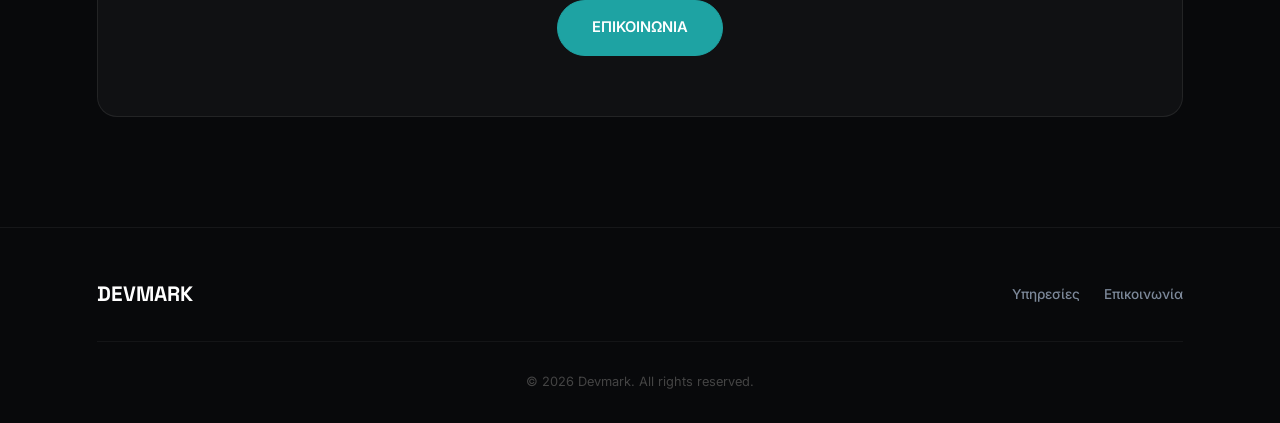
<file: services.html>
<!DOCTYPE html>
<html lang="el">
<head>
    <meta charset="UTF-8">
    <meta name="viewport" content="width=device-width, initial-scale=1.0">
    <title>Υπηρεσίες - Devmark</title>
    <meta name="description" content="AI Web Applications, κατασκευή ιστοσελίδας, branding & logo. Δείτε αναλυτικά τις υπηρεσίες της Devmark.">
    <link rel="canonical" href="https://devmark.gr/services.html">
    <link rel="icon" type="image/png" href="devmarklogo.png">
    <meta property="og:type" content="website">
    <meta property="og:locale" content="el_GR">
    <meta property="og:site_name" content="Devmark">
    <meta property="og:title" content="Υπηρεσίες - Devmark">
    <meta property="og:description" content="AI Web Applications, κατασκευή ιστοσελίδας, branding & logo. Δείτε αναλυτικά τις υπηρεσίες της Devmark.">
    <meta property="og:url" content="https://devmark.gr/services.html">
    <meta property="og:image" content="https://devmark.gr/devmarklogo.png">
    <meta name="twitter:card" content="summary_large_image">
    <meta name="twitter:title" content="Υπηρεσίες - Devmark">
    <meta name="twitter:description" content="AI Web Applications, κατασκευή ιστοσελίδας, branding & logo. Δείτε αναλυτικά τις υπηρεσίες της Devmark.">
    <meta name="twitter:image" content="https://devmark.gr/devmarklogo.png">
    <link rel="preconnect" href="https://fonts.googleapis.com">
    <link rel="stylesheet" href="https://fonts.googleapis.com/css2?family=Space+Grotesk:wght@500;600;700&family=Inter:wght@400;500;600;700;800&display=swap">
    <link rel="stylesheet" href="https://cdnjs.cloudflare.com/ajax/libs/font-awesome/6.0.0/css/all.min.css">
    <link rel="stylesheet" href="styles.css">
    <style>
        .card-arrow {
            width: 38px; height: 38px;
            border-radius: 50%;
            background: rgba(30,163,163,0.12);
            color: var(--teal);
            display: flex; align-items: center; justify-content: center;
            font-size: 0.85rem;
            transition: all 0.3s ease;
        }
        .service-card:hover .card-arrow {
            background: var(--teal);
            color: var(--white);
            transform: translateX(4px);
        }
        a.service-card { cursor: pointer; }
    </style>
</head>
<body>

    <div class="tech-bg">
        <div class="tech-grid"></div>
        <canvas id="bg-canvas"></canvas>
        <div class="tech-vignette"></div>
    </div>

    <!-- MOBILE NAV OVERLAY -->
    <div class="mobile-nav" id="mobileNav">
        <a href="index.html" class="mobile-link nav-link" data-el="Αρχική" data-en="Home">Αρχική</a>
        <a href="services.html" class="mobile-link nav-link" data-el="Υπηρεσίες" data-en="Services">Υπηρεσίες</a>
        <a href="contact.html" class="mobile-link nav-link" data-el="Επικοινωνία" data-en="Contact">Επικοινωνία</a>
        <div class="lang-switch">
            <button class="lang-btn" data-lang="el">ΕΛ</button>
            <button class="lang-btn" data-lang="en">EN</button>
        </div>
    </div>

    <header id="header">
        <div class="header-inner">
            <a href="index.html" class="logo">
                <img src="devmarklogo.png" alt="Devmark Logo" class="logo-img">
                <span>DEVMARK</span>
            </a>
            <nav>
                <ul>
                    <li><a href="index.html" class="nav-link" data-el="Αρχική" data-en="Home">Αρχική</a></li>
                    <li><a href="services.html" class="nav-link" data-el="Υπηρεσίες" data-en="Services">Υπηρεσίες</a></li>
                    <li><a href="contact.html" class="nav-link" data-el="Επικοινωνία" data-en="Contact">Επικοινωνία</a></li>
                    <li><a href="https://mail.google.com/mail/?view=cm&fs=1&to=info@devmark.gr" target="_blank" class="nav-cta" data-el="Ξεκινήστε" data-en="Get Started">Ξεκινήστε</a></li>
                    <li>
                        <div class="lang-switch">
                            <button class="lang-btn" data-lang="el">ΕΛ</button>
                            <button class="lang-btn" data-lang="en">EN</button>
                        </div>
                    </li>
                </ul>
            </nav>
            <div class="hamburger" id="hamburger">
                <span></span><span></span><span></span>
            </div>
        </div>
    </header>

    <!-- PAGE HERO -->
    <section class="page-hero">
        <div class="container">
            <span class="eyebrow fade-in-up" data-el="Τι κάνουμε" data-en="What we do">Τι κάνουμε</span>
            <h2 class="section-title fade-in-up" data-el="Υπηρεσίες" data-en="Services">Υπηρεσίες</h2>
            <span class="section-subtitle fade-in-up" style="margin-bottom:0;" data-el="Πάτησε σε μία υπηρεσία για αναλυτική περιγραφή" data-en="Click a service for a detailed description">Πάτησε σε μία υπηρεσία για αναλυτική περιγραφή</span>
        </div>
    </section>

    <!-- SERVICES -->
    <section id="services">
        <div class="container" style="padding-top:0;">
            <div class="services-grid">
                <a href="ai-web-apps.html" class="service-card fade-in-up">
                    <div class="service-icon"><i class="fas fa-brain"></i></div>
                    <h3>AI Web Applications</h3>
                    <p data-el="Εξειδικευμένες εφαρμογές με ενσωμάτωση Τεχνητής Νοημοσύνης για την αυτοματοποίηση της επιχείρησής σου." data-en="Specialized applications with integrated Artificial Intelligence to automate your business.">Εξειδικευμένες εφαρμογές με ενσωμάτωση Τεχνητής Νοημοσύνης για την αυτοματοποίηση της επιχείρησής σου.</p>
                    <div class="service-card-footer">
                        <div class="price-tag" data-el="από €500" data-en="from €500">από €500</div>
                        <span class="card-arrow"><i class="fas fa-arrow-right"></i></span>
                    </div>
                </a>
                <a href="website.html" class="service-card fade-in-up delay-1">
                    <div class="service-icon"><i class="fas fa-desktop"></i></div>
                    <h3 data-el="Κατασκευή Ιστοσελίδας" data-en="Website Development">Κατασκευή Ιστοσελίδας</h3>
                    <p data-el="Σχεδιασμός υψηλής αισθητικής και ταχύτητας, πλήρως προσαρμοσμένος στις ανάγκες σου." data-en="High-end, fast design, fully tailored to your needs.">Σχεδιασμός υψηλής αισθητικής και ταχύτητας, πλήρως προσαρμοσμένος στις ανάγκες σου.</p>
                    <div class="service-card-footer">
                        <div class="price-tag" data-el="από €299" data-en="from €299">από €299</div>
                        <span class="card-arrow"><i class="fas fa-arrow-right"></i></span>
                    </div>
                </a>
                <a href="branding.html" class="service-card fade-in-up delay-2">
                    <div class="service-icon"><i class="fas fa-pen-nib"></i></div>
                    <h3>Branding &amp; Logo</h3>
                    <p data-el="Δημιουργία εταιρικής ταυτότητας και επαγγελματικού λογοτύπου που ξεχωρίζει." data-en="Creating a corporate identity and a professional logo that stands out.">Δημιουργία εταιρικής ταυτότητας και επαγγελματικού λογοτύπου που ξεχωρίζει.</p>
                    <div class="service-card-footer">
                        <div class="price-tag" data-el="από €35" data-en="from €35">από €35</div>
                        <span class="card-arrow"><i class="fas fa-arrow-right"></i></span>
                    </div>
                </a>
                <a href="video-reels.html" class="service-card fade-in-up delay-3">
                    <div class="service-icon"><i class="fas fa-video"></i></div>
                    <h3 data-el="Διαφημιστικό Video Reel" data-en="Social Media Video Reel">Διαφημιστικό Video Reel</h3>
                    <p data-el="Δυναμικά βίντεο reel για social media που τραβούν την προσοχή και προωθούν την επιχείρησή σου." data-en="Dynamic social media video reels that grab attention and promote your business.">Δυναμικά βίντεο reel για social media που τραβούν την προσοχή και προωθούν την επιχείρησή σου.</p>
                    <div class="service-card-footer">
                        <div class="price-tag" data-el="από €25" data-en="from €25">από €25</div>
                        <span class="card-arrow"><i class="fas fa-arrow-right"></i></span>
                    </div>
                </a>
            </div>
        </div>
    </section>

    <!-- CTA BANNER -->
    <section id="cta-banner" style="padding-top:0;">
        <div class="container">
            <div class="cta-panel fade-in-up">
                <h2 data-el="Δεν ξέρεις ποια υπηρεσία σου ταιριάζει;" data-en="Not sure which service fits you?">Δεν ξέρεις ποια υπηρεσία σου ταιριάζει;</h2>
                <p data-el="Στείλε μας δύο λόγια για το project σου και θα σου προτείνουμε την καλύτερη λύση, χωρίς δεσμεύσεις." data-en="Send us a few words about your project and we'll suggest the best solution, no strings attached.">Στείλε μας δύο λόγια για το project σου και θα σου προτείνουμε την καλύτερη λύση, χωρίς δεσμεύσεις.</p>
                <div class="cta-actions">
                    <a href="contact.html" class="btn" data-el="ΕΠΙΚΟΙΝΩΝΙΑ" data-en="CONTACT">ΕΠΙΚΟΙΝΩΝΙΑ</a>
                </div>
            </div>
        </div>
    </section>

    <!-- FOOTER -->
    <footer>
        <div class="container">
            <div class="footer-inner">
                <div class="footer-logo">
                    <span>DEVMARK</span>
                </div>
                <div class="footer-links">
                    <a href="services.html" data-el="Υπηρεσίες" data-en="Services">Υπηρεσίες</a>
                    <a href="contact.html" data-el="Επικοινωνία" data-en="Contact">Επικοινωνία</a>
                </div>
            </div>
            <div class="footer-bottom">
                &copy; 2026 Devmark. All rights reserved.
            </div>
        </div>
    </footer>

    <!-- FLOATING EMAIL BUTTON -->
    <a href="https://mail.google.com/mail/?view=cm&fs=1&to=info@devmark.gr" target="_blank" class="fab-btn" title="Επικοινωνήστε μαζί μας">
        <i class="fas fa-envelope"></i>
    </a>

    <script src="script.js"></script>
</body>
</html>
</file>
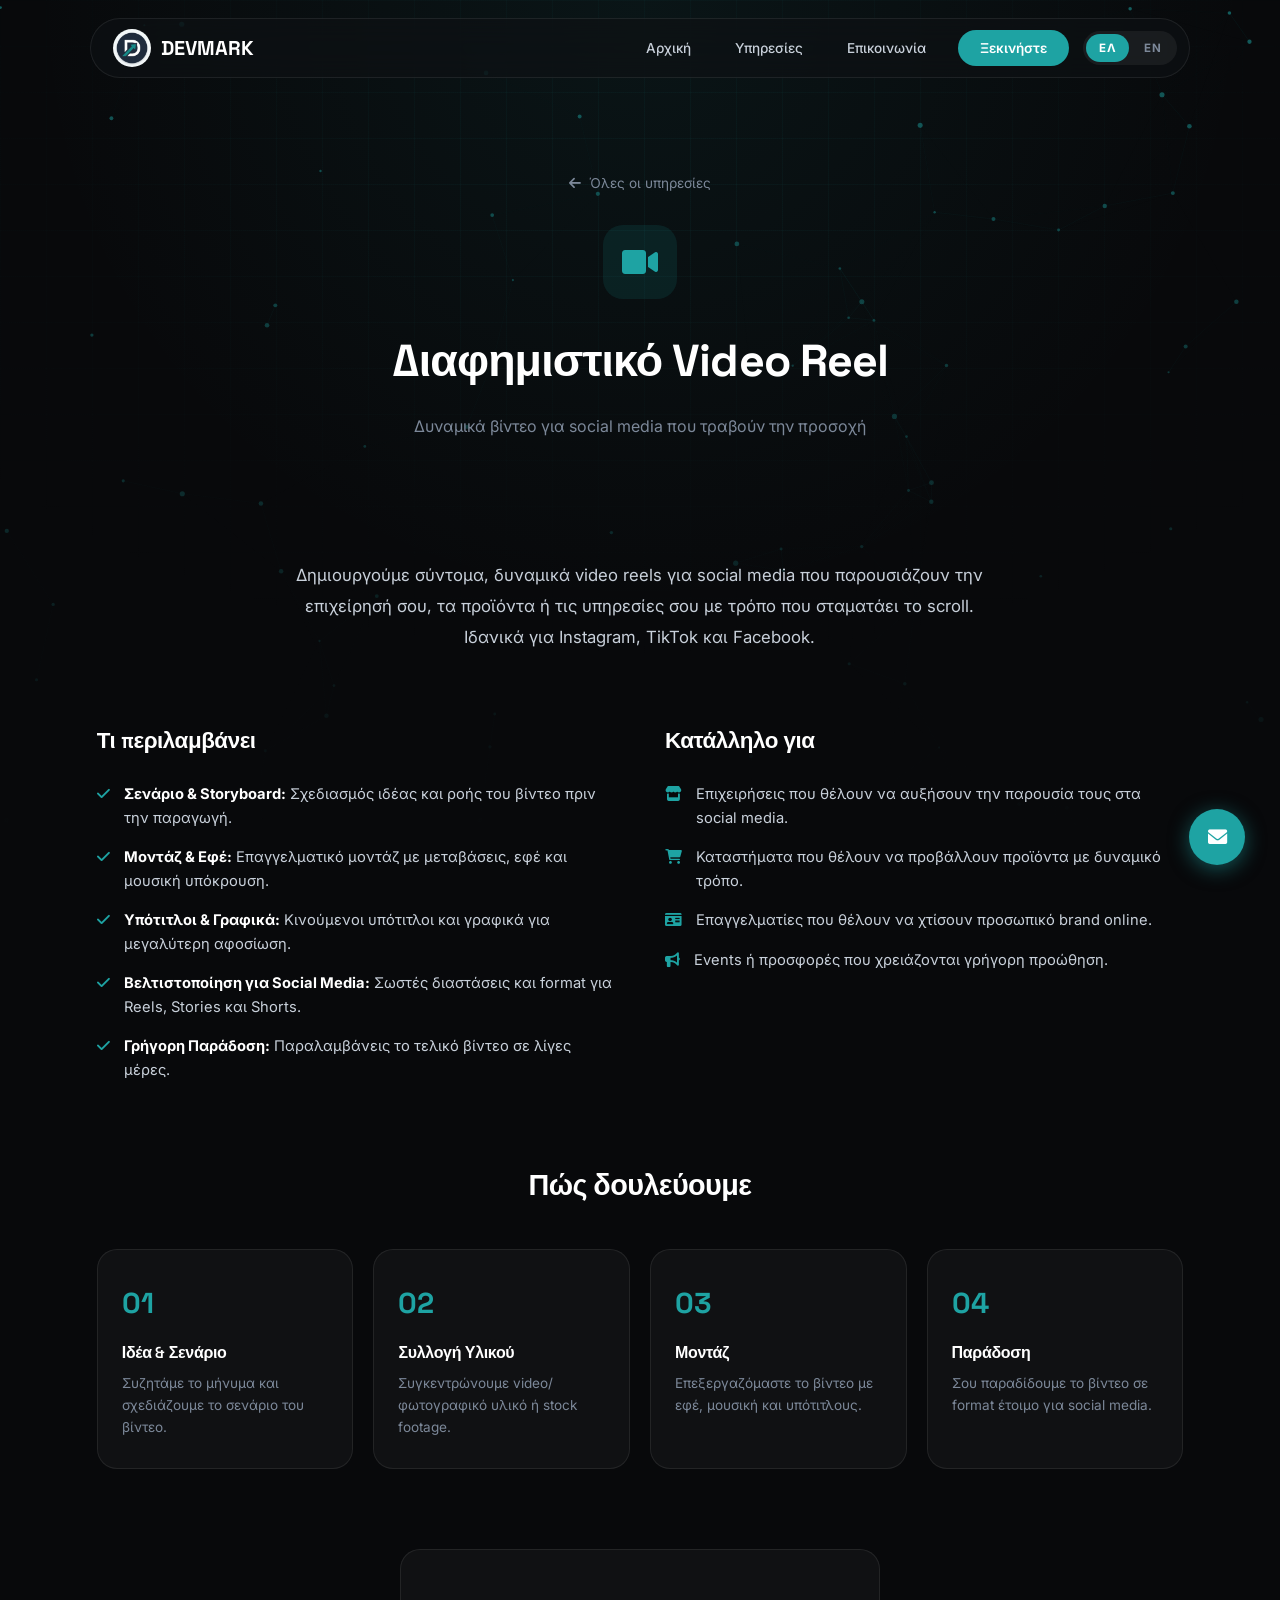
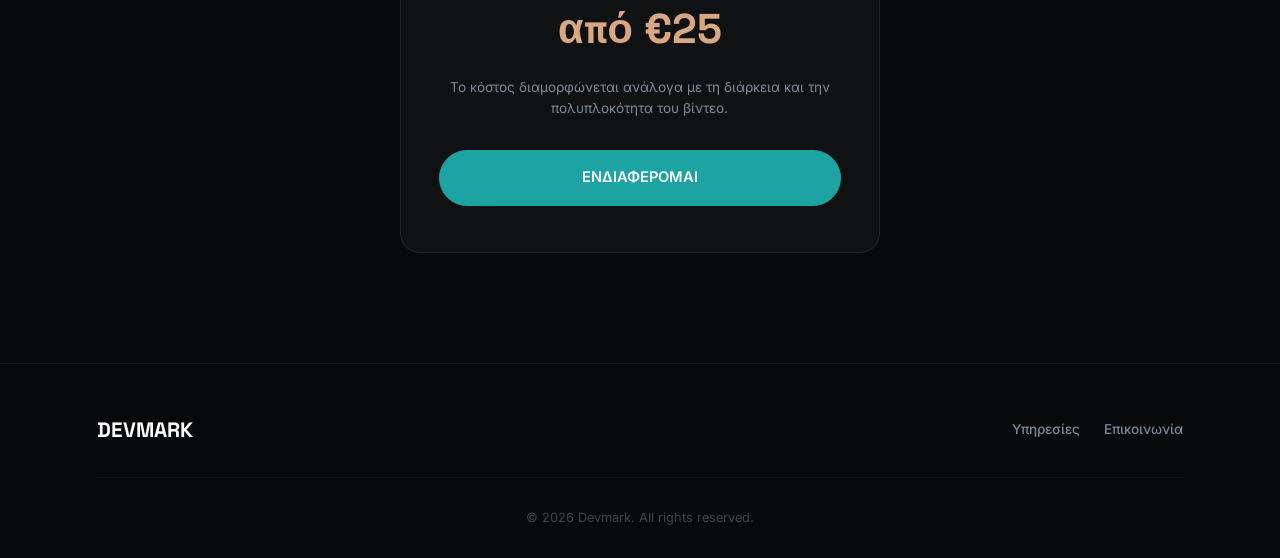
<file: video-reels.html>
<!DOCTYPE html>
<html lang="el">
<head>
    <meta charset="UTF-8">
    <meta name="viewport" content="width=device-width, initial-scale=1.0">
    <title>Διαφημιστικό Video Reel - Devmark</title>
    <meta name="description" content="Δημιουργία δυναμικών διαφημιστικών video reel για social media που τραβούν την προσοχή και προωθούν την επιχείρησή σου.">
    <link rel="canonical" href="https://devmark.gr/video-reels.html">
    <link rel="icon" type="image/png" href="devmarklogo.png">
    <meta property="og:type" content="website">
    <meta property="og:locale" content="el_GR">
    <meta property="og:site_name" content="Devmark">
    <meta property="og:title" content="Διαφημιστικό Video Reel - Devmark">
    <meta property="og:description" content="Δημιουργία δυναμικών διαφημιστικών video reel για social media που τραβούν την προσοχή και προωθούν την επιχείρησή σου.">
    <meta property="og:url" content="https://devmark.gr/video-reels.html">
    <meta property="og:image" content="https://devmark.gr/devmarklogo.png">
    <meta name="twitter:card" content="summary_large_image">
    <meta name="twitter:title" content="Διαφημιστικό Video Reel - Devmark">
    <meta name="twitter:description" content="Δημιουργία δυναμικών διαφημιστικών video reel για social media που τραβούν την προσοχή και προωθούν την επιχείρησή σου.">
    <meta name="twitter:image" content="https://devmark.gr/devmarklogo.png">
    <link rel="preconnect" href="https://fonts.googleapis.com">
    <link rel="stylesheet" href="https://fonts.googleapis.com/css2?family=Space+Grotesk:wght@500;600;700&family=Inter:wght@400;500;600;700;800&display=swap">
    <link rel="stylesheet" href="https://cdnjs.cloudflare.com/ajax/libs/font-awesome/6.0.0/css/all.min.css">
    <link rel="stylesheet" href="styles.css">
</head>
<body>

    <div class="tech-bg">
        <div class="tech-grid"></div>
        <canvas id="bg-canvas"></canvas>
        <div class="tech-vignette"></div>
    </div>

    <!-- MOBILE NAV OVERLAY -->
    <div class="mobile-nav" id="mobileNav">
        <a href="index.html" class="mobile-link nav-link" data-el="Αρχική" data-en="Home">Αρχική</a>
        <a href="services.html" class="mobile-link nav-link" data-el="Υπηρεσίες" data-en="Services">Υπηρεσίες</a>
        <a href="contact.html" class="mobile-link nav-link" data-el="Επικοινωνία" data-en="Contact">Επικοινωνία</a>
        <div class="lang-switch">
            <button class="lang-btn" data-lang="el">ΕΛ</button>
            <button class="lang-btn" data-lang="en">EN</button>
        </div>
    </div>

    <header id="header">
        <div class="header-inner">
            <a href="index.html" class="logo">
                <img src="devmarklogo.png" alt="Devmark Logo" class="logo-img">
                <span>DEVMARK</span>
            </a>
            <nav>
                <ul>
                    <li><a href="index.html" class="nav-link" data-el="Αρχική" data-en="Home">Αρχική</a></li>
                    <li><a href="services.html" class="nav-link" data-el="Υπηρεσίες" data-en="Services">Υπηρεσίες</a></li>
                    <li><a href="contact.html" class="nav-link" data-el="Επικοινωνία" data-en="Contact">Επικοινωνία</a></li>
                    <li><a href="https://mail.google.com/mail/?view=cm&fs=1&to=info@devmark.gr" target="_blank" class="nav-cta" data-el="Ξεκινήστε" data-en="Get Started">Ξεκινήστε</a></li>
                    <li>
                        <div class="lang-switch">
                            <button class="lang-btn" data-lang="el">ΕΛ</button>
                            <button class="lang-btn" data-lang="en">EN</button>
                        </div>
                    </li>
                </ul>
            </nav>
            <div class="hamburger" id="hamburger">
                <span></span><span></span><span></span>
            </div>
        </div>
    </header>

    <!-- PAGE HERO -->
    <section class="page-hero">
        <div class="container">
            <a href="services.html" class="back-link fade-in-up"><i class="fas fa-arrow-left"></i> <span data-el="Όλες οι υπηρεσίες" data-en="All services">Όλες οι υπηρεσίες</span></a>
            <div class="detail-hero-icon fade-in-up"><i class="fas fa-video"></i></div>
            <h2 class="section-title fade-in-up" data-el="Διαφημιστικό Video Reel" data-en="Social Media Video Reel">Διαφημιστικό Video Reel</h2>
            <span class="section-subtitle fade-in-up" data-el="Δυναμικά βίντεο για social media που τραβούν την προσοχή" data-en="Dynamic social media videos that grab attention">Δυναμικά βίντεο για social media που τραβούν την προσοχή</span>
        </div>
    </section>

    <section id="services" style="padding-top:0;">
        <div class="container">
            <p class="detail-intro fade-in-up" data-el="Δημιουργούμε σύντομα, δυναμικά video reels για social media που παρουσιάζουν την επιχείρησή σου, τα προϊόντα ή τις υπηρεσίες σου με τρόπο που σταματάει το scroll. Ιδανικά για Instagram, TikTok και Facebook." data-en="We create short, dynamic video reels for social media that showcase your business, products or services in a way that stops the scroll. Ideal for Instagram, TikTok and Facebook.">
                Δημιουργούμε σύντομα, δυναμικά video reels για social media που παρουσιάζουν την επιχείρησή σου, τα προϊόντα ή τις υπηρεσίες σου με τρόπο που σταματάει το scroll. Ιδανικά για Instagram, TikTok και Facebook.
            </p>

            <div class="detail-columns">
                <div class="detail-block fade-in-up">
                    <h3 data-el="Τι περιλαμβάνει" data-en="What's included">Τι περιλαμβάνει</h3>
                    <ul class="feature-list">
                        <li><i class="fas fa-check"></i><span><strong data-el="Σενάριο & Storyboard:" data-en="Script & Storyboard:">Σενάριο &amp; Storyboard:</strong> <span data-el="Σχεδιασμός ιδέας και ροής του βίντεο πριν την παραγωγή." data-en="Planning the concept and flow of the video before production.">Σχεδιασμός ιδέας και ροής του βίντεο πριν την παραγωγή.</span></span></li>
                        <li><i class="fas fa-check"></i><span><strong data-el="Μοντάζ & Εφέ:" data-en="Editing & Effects:">Μοντάζ &amp; Εφέ:</strong> <span data-el="Επαγγελματικό μοντάζ με μεταβάσεις, εφέ και μουσική υπόκρουση." data-en="Professional editing with transitions, effects and background music.">Επαγγελματικό μοντάζ με μεταβάσεις, εφέ και μουσική υπόκρουση.</span></span></li>
                        <li><i class="fas fa-check"></i><span><strong data-el="Υπότιτλοι & Γραφικά:" data-en="Subtitles & Graphics:">Υπότιτλοι &amp; Γραφικά:</strong> <span data-el="Κινούμενοι υπότιτλοι και γραφικά για μεγαλύτερη αφοσίωση." data-en="Animated subtitles and graphics for higher engagement.">Κινούμενοι υπότιτλοι και γραφικά για μεγαλύτερη αφοσίωση.</span></span></li>
                        <li><i class="fas fa-check"></i><span><strong data-el="Βελτιστοποίηση για Social Media:" data-en="Social Media Optimization:">Βελτιστοποίηση για Social Media:</strong> <span data-el="Σωστές διαστάσεις και format για Reels, Stories και Shorts." data-en="Correct dimensions and format for Reels, Stories and Shorts.">Σωστές διαστάσεις και format για Reels, Stories και Shorts.</span></span></li>
                        <li><i class="fas fa-check"></i><span><strong data-el="Γρήγορη Παράδοση:" data-en="Fast Delivery:">Γρήγορη Παράδοση:</strong> <span data-el="Παραλαμβάνεις το τελικό βίντεο σε λίγες μέρες." data-en="You receive the final video within a few days.">Παραλαμβάνεις το τελικό βίντεο σε λίγες μέρες.</span></span></li>
                    </ul>
                </div>
                <div class="detail-block fade-in-up delay-1">
                    <h3 data-el="Κατάλληλο για" data-en="Ideal for">Κατάλληλο για</h3>
                    <ul class="feature-list">
                        <li><i class="fas fa-store"></i><span data-el="Επιχειρήσεις που θέλουν να αυξήσουν την παρουσία τους στα social media." data-en="Businesses that want to grow their social media presence.">Επιχειρήσεις που θέλουν να αυξήσουν την παρουσία τους στα social media.</span></li>
                        <li><i class="fas fa-shopping-cart"></i><span data-el="Καταστήματα που θέλουν να προβάλλουν προϊόντα με δυναμικό τρόπο." data-en="Stores that want to showcase products in a dynamic way.">Καταστήματα που θέλουν να προβάλλουν προϊόντα με δυναμικό τρόπο.</span></li>
                        <li><i class="fas fa-id-card"></i><span data-el="Επαγγελματίες που θέλουν να χτίσουν προσωπικό brand online." data-en="Professionals who want to build a personal brand online.">Επαγγελματίες που θέλουν να χτίσουν προσωπικό brand online.</span></li>
                        <li><i class="fas fa-bullhorn"></i><span data-el="Events ή προσφορές που χρειάζονται γρήγορη προώθηση." data-en="Events or offers that need quick promotion.">Events ή προσφορές που χρειάζονται γρήγορη προώθηση.</span></li>
                    </ul>
                </div>
            </div>

            <h3 class="section-title fade-in-up" style="font-size:1.8rem;margin-bottom:40px;" data-el="Πώς δουλεύουμε" data-en="How we work">Πώς δουλεύουμε</h3>
            <div class="process-steps">
                <div class="process-step fade-in-up">
                    <div class="step-num">01</div>
                    <h4 data-el="Ιδέα & Σενάριο" data-en="Idea & Script">Ιδέα &amp; Σενάριο</h4>
                    <p data-el="Συζητάμε το μήνυμα και σχεδιάζουμε το σενάριο του βίντεο." data-en="We discuss the message and plan the video's script.">Συζητάμε το μήνυμα και σχεδιάζουμε το σενάριο του βίντεο.</p>
                </div>
                <div class="process-step fade-in-up delay-1">
                    <div class="step-num">02</div>
                    <h4 data-el="Συλλογή Υλικού" data-en="Footage Collection">Συλλογή Υλικού</h4>
                    <p data-el="Συγκεντρώνουμε video/φωτογραφικό υλικό ή stock footage." data-en="We gather video/photo material or stock footage.">Συγκεντρώνουμε video/φωτογραφικό υλικό ή stock footage.</p>
                </div>
                <div class="process-step fade-in-up delay-2">
                    <div class="step-num">03</div>
                    <h4 data-el="Μοντάζ" data-en="Editing">Μοντάζ</h4>
                    <p data-el="Επεξεργαζόμαστε το βίντεο με εφέ, μουσική και υπότιτλους." data-en="We edit the video with effects, music and subtitles.">Επεξεργαζόμαστε το βίντεο με εφέ, μουσική και υπότιτλους.</p>
                </div>
                <div class="process-step fade-in-up delay-3">
                    <div class="step-num">04</div>
                    <h4 data-el="Παράδοση" data-en="Delivery">Παράδοση</h4>
                    <p data-el="Σου παραδίδουμε το βίντεο σε format έτοιμο για social media." data-en="We deliver the video in a format ready for social media.">Σου παραδίδουμε το βίντεο σε format έτοιμο για social media.</p>
                </div>
            </div>

            <div class="price-panel fade-in-up">
                <span class="price-tag" data-el="από €25" data-en="from €25">από €25</span>
                <p class="price-note" data-el="Το κόστος διαμορφώνεται ανάλογα με τη διάρκεια και την πολυπλοκότητα του βίντεο." data-en="The cost is shaped based on the video's length and complexity.">Το κόστος διαμορφώνεται ανάλογα με τη διάρκεια και την πολυπλοκότητα του βίντεο.</p>
                <a href="https://mail.google.com/mail/?view=cm&fs=1&to=info@devmark.gr&su=Ενδιαφέρον για Διαφημιστικό Video Reel" target="_blank" class="btn" style="width:100%;justify-content:center;" data-el="ΕΝΔΙΑΦΕΡΟΜΑΙ" data-en="I'M INTERESTED">ΕΝΔΙΑΦΕΡΟΜΑΙ</a>
            </div>
        </div>
    </section>

    <!-- FOOTER -->
    <footer>
        <div class="container">
            <div class="footer-inner">
                <div class="footer-logo">
                    <span>DEVMARK</span>
                </div>
                <div class="footer-links">
                    <a href="services.html" data-el="Υπηρεσίες" data-en="Services">Υπηρεσίες</a>
                    <a href="contact.html" data-el="Επικοινωνία" data-en="Contact">Επικοινωνία</a>
                </div>
            </div>
            <div class="footer-bottom">
                &copy; 2026 Devmark. All rights reserved.
            </div>
        </div>
    </footer>

    <!-- FLOATING EMAIL BUTTON -->
    <a href="https://mail.google.com/mail/?view=cm&fs=1&to=info@devmark.gr" target="_blank" class="fab-btn" title="Επικοινωνήστε μαζί μας">
        <i class="fas fa-envelope"></i>
    </a>

    <script src="script.js"></script>
</body>
</html>
</file>
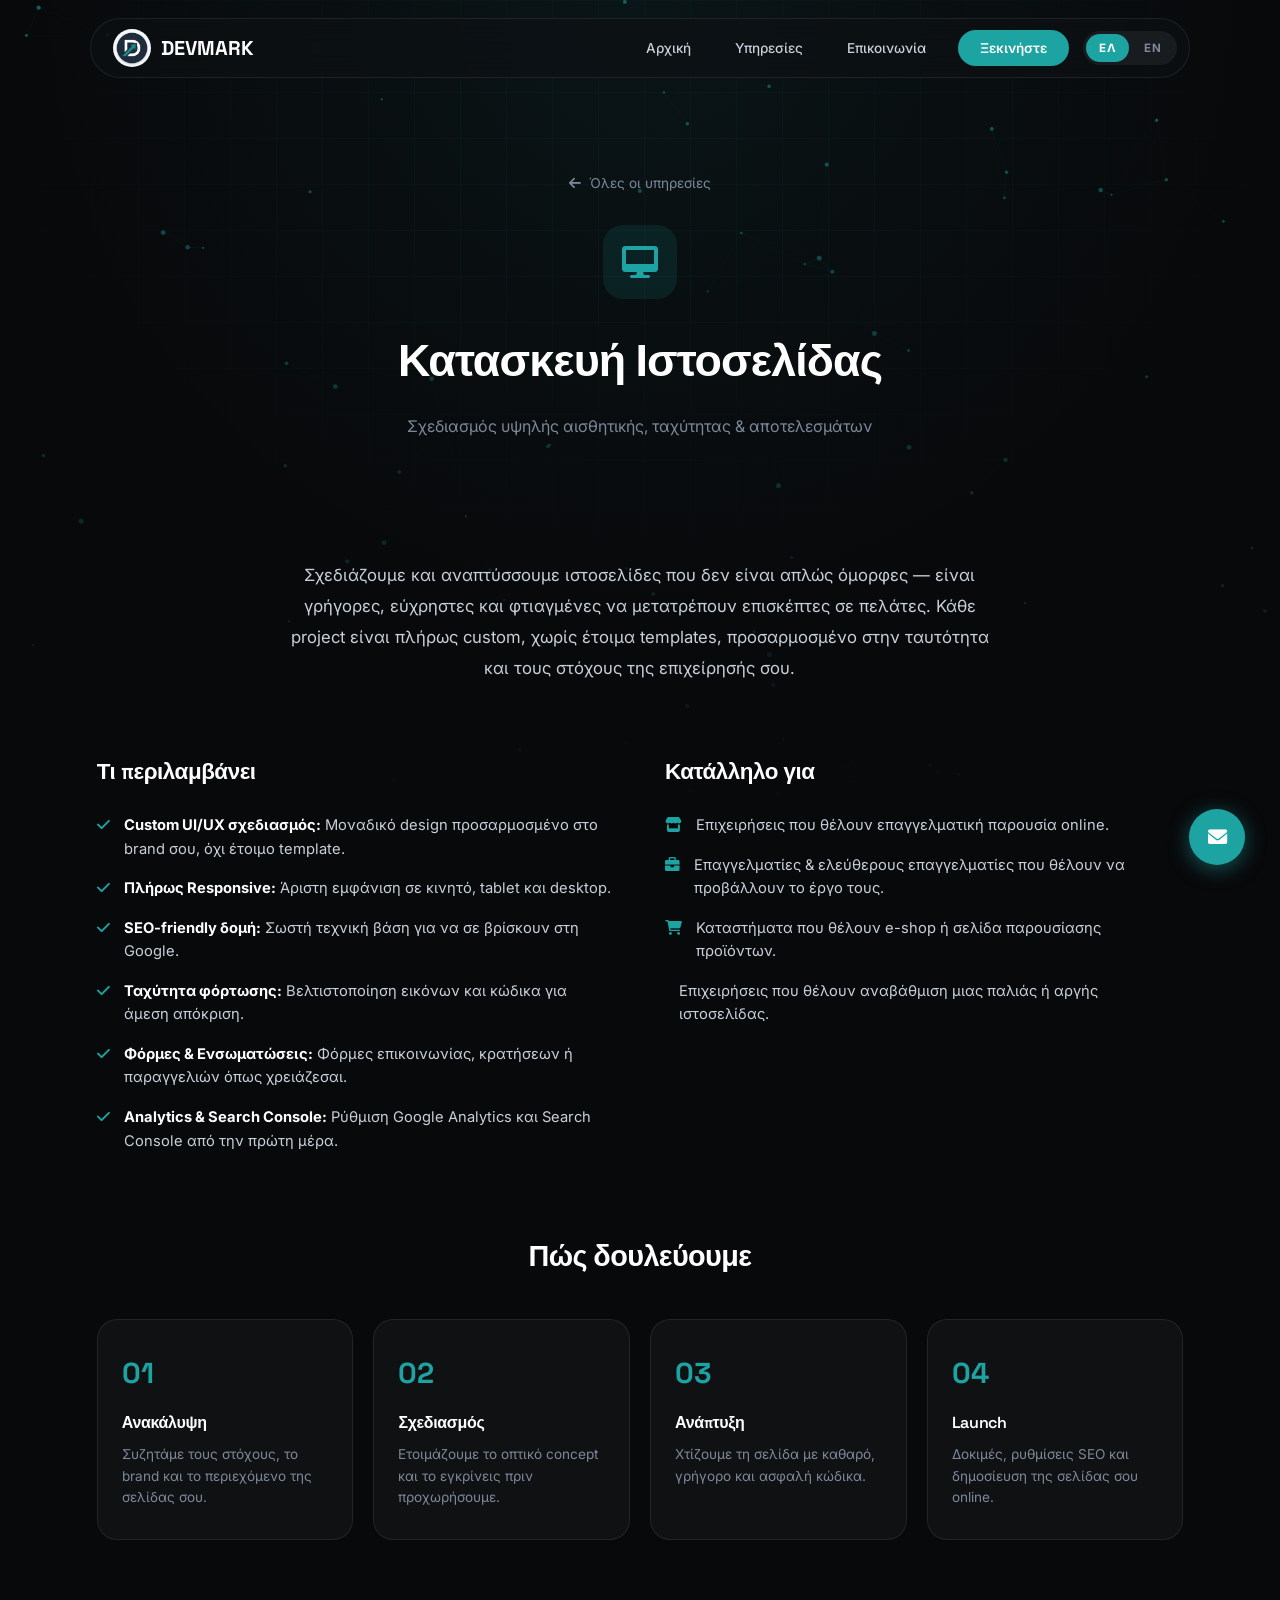
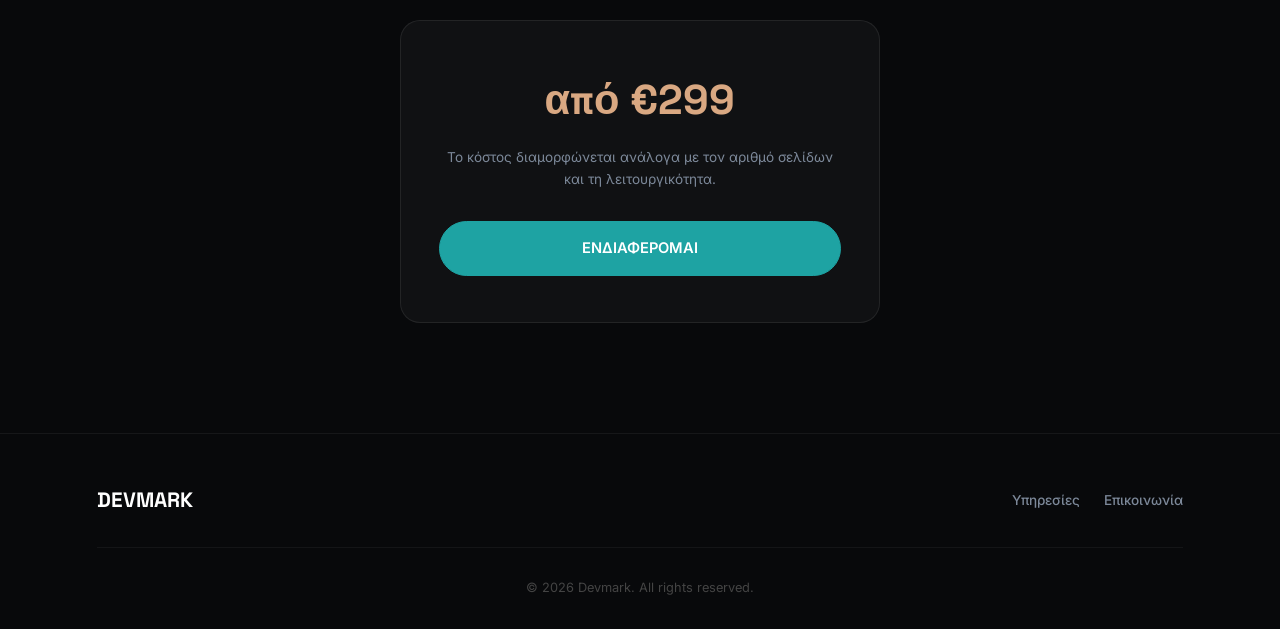
<file: website.html>
<!DOCTYPE html>
<html lang="el">
<head>
    <meta charset="UTF-8">
    <meta name="viewport" content="width=device-width, initial-scale=1.0">
    <title>Κατασκευή Ιστοσελίδας - Devmark</title>
    <meta name="description" content="Σχεδιασμός υψηλής αισθητικής και ταχύτητας, πλήρως προσαρμοσμένος στις ανάγκες σου.">
    <link rel="canonical" href="https://devmark.gr/website.html">
    <link rel="icon" type="image/png" href="devmarklogo.png">
    <meta property="og:type" content="website">
    <meta property="og:locale" content="el_GR">
    <meta property="og:site_name" content="Devmark">
    <meta property="og:title" content="Κατασκευή Ιστοσελίδας - Devmark">
    <meta property="og:description" content="Σχεδιασμός υψηλής αισθητικής και ταχύτητας, πλήρως προσαρμοσμένος στις ανάγκες σου.">
    <meta property="og:url" content="https://devmark.gr/website.html">
    <meta property="og:image" content="https://devmark.gr/devmarklogo.png">
    <meta name="twitter:card" content="summary_large_image">
    <meta name="twitter:title" content="Κατασκευή Ιστοσελίδας - Devmark">
    <meta name="twitter:description" content="Σχεδιασμός υψηλής αισθητικής και ταχύτητας, πλήρως προσαρμοσμένος στις ανάγκες σου.">
    <meta name="twitter:image" content="https://devmark.gr/devmarklogo.png">
    <link rel="preconnect" href="https://fonts.googleapis.com">
    <link rel="stylesheet" href="https://fonts.googleapis.com/css2?family=Space+Grotesk:wght@500;600;700&family=Inter:wght@400;500;600;700;800&display=swap">
    <link rel="stylesheet" href="https://cdnjs.cloudflare.com/ajax/libs/font-awesome/6.0.0/css/all.min.css">
    <link rel="stylesheet" href="styles.css">
</head>
<body>

    <div class="tech-bg">
        <div class="tech-grid"></div>
        <canvas id="bg-canvas"></canvas>
        <div class="tech-vignette"></div>
    </div>

    <!-- MOBILE NAV OVERLAY -->
    <div class="mobile-nav" id="mobileNav">
        <a href="index.html" class="mobile-link nav-link" data-el="Αρχική" data-en="Home">Αρχική</a>
        <a href="services.html" class="mobile-link nav-link" data-el="Υπηρεσίες" data-en="Services">Υπηρεσίες</a>
        <a href="contact.html" class="mobile-link nav-link" data-el="Επικοινωνία" data-en="Contact">Επικοινωνία</a>
        <div class="lang-switch">
            <button class="lang-btn" data-lang="el">ΕΛ</button>
            <button class="lang-btn" data-lang="en">EN</button>
        </div>
    </div>

    <header id="header">
        <div class="header-inner">
            <a href="index.html" class="logo">
                <img src="devmarklogo.png" alt="Devmark Logo" class="logo-img">
                <span>DEVMARK</span>
            </a>
            <nav>
                <ul>
                    <li><a href="index.html" class="nav-link" data-el="Αρχική" data-en="Home">Αρχική</a></li>
                    <li><a href="services.html" class="nav-link" data-el="Υπηρεσίες" data-en="Services">Υπηρεσίες</a></li>
                    <li><a href="contact.html" class="nav-link" data-el="Επικοινωνία" data-en="Contact">Επικοινωνία</a></li>
                    <li><a href="https://mail.google.com/mail/?view=cm&fs=1&to=info@devmark.gr" target="_blank" class="nav-cta" data-el="Ξεκινήστε" data-en="Get Started">Ξεκινήστε</a></li>
                    <li>
                        <div class="lang-switch">
                            <button class="lang-btn" data-lang="el">ΕΛ</button>
                            <button class="lang-btn" data-lang="en">EN</button>
                        </div>
                    </li>
                </ul>
            </nav>
            <div class="hamburger" id="hamburger">
                <span></span><span></span><span></span>
            </div>
        </div>
    </header>

    <!-- PAGE HERO -->
    <section class="page-hero">
        <div class="container">
            <a href="services.html" class="back-link fade-in-up"><i class="fas fa-arrow-left"></i> <span data-el="Όλες οι υπηρεσίες" data-en="All services">Όλες οι υπηρεσίες</span></a>
            <div class="detail-hero-icon fade-in-up"><i class="fas fa-desktop"></i></div>
            <h2 class="section-title fade-in-up" data-el="Κατασκευή Ιστοσελίδας" data-en="Website Development">Κατασκευή Ιστοσελίδας</h2>
            <span class="section-subtitle fade-in-up" data-el="Σχεδιασμός υψηλής αισθητικής, ταχύτητας & αποτελεσμάτων" data-en="High-end design, speed & results">Σχεδιασμός υψηλής αισθητικής, ταχύτητας &amp; αποτελεσμάτων</span>
        </div>
    </section>

    <section id="services" style="padding-top:0;">
        <div class="container">
            <p class="detail-intro fade-in-up" data-el="Σχεδιάζουμε και αναπτύσσουμε ιστοσελίδες που δεν είναι απλώς όμορφες — είναι γρήγορες, εύχρηστες και φτιαγμένες να μετατρέπουν επισκέπτες σε πελάτες. Κάθε project είναι πλήρως custom, χωρίς έτοιμα templates, προσαρμοσμένο στην ταυτότητα και τους στόχους της επιχείρησής σου." data-en="We design and build websites that aren't just beautiful — they're fast, easy to use, and built to convert visitors into customers. Every project is fully custom, no off-the-shelf templates, tailored to your business's identity and goals.">
                Σχεδιάζουμε και αναπτύσσουμε ιστοσελίδες που δεν είναι απλώς όμορφες — είναι γρήγορες, εύχρηστες και φτιαγμένες να μετατρέπουν επισκέπτες σε πελάτες. Κάθε project είναι πλήρως custom, χωρίς έτοιμα templates, προσαρμοσμένο στην ταυτότητα και τους στόχους της επιχείρησής σου.
            </p>

            <div class="detail-columns">
                <div class="detail-block fade-in-up">
                    <h3 data-el="Τι περιλαμβάνει" data-en="What's included">Τι περιλαμβάνει</h3>
                    <ul class="feature-list">
                        <li><i class="fas fa-check"></i><span><strong data-el="Custom UI/UX σχεδιασμός:" data-en="Custom UI/UX design:">Custom UI/UX σχεδιασμός:</strong> <span data-el="Μοναδικό design προσαρμοσμένο στο brand σου, όχι έτοιμο template." data-en="Unique design tailored to your brand, not an off-the-shelf template.">Μοναδικό design προσαρμοσμένο στο brand σου, όχι έτοιμο template.</span></span></li>
                        <li><i class="fas fa-check"></i><span><strong data-el="Πλήρως Responsive:" data-en="Fully Responsive:">Πλήρως Responsive:</strong> <span data-el="Άριστη εμφάνιση σε κινητό, tablet και desktop." data-en="Flawless display on mobile, tablet and desktop.">Άριστη εμφάνιση σε κινητό, tablet και desktop.</span></span></li>
                        <li><i class="fas fa-check"></i><span><strong data-el="SEO-friendly δομή:" data-en="SEO-friendly structure:">SEO-friendly δομή:</strong> <span data-el="Σωστή τεχνική βάση για να σε βρίσκουν στη Google." data-en="Solid technical foundation to get you found on Google.">Σωστή τεχνική βάση για να σε βρίσκουν στη Google.</span></span></li>
                        <li><i class="fas fa-check"></i><span><strong data-el="Ταχύτητα φόρτωσης:" data-en="Fast loading speed:">Ταχύτητα φόρτωσης:</strong> <span data-el="Βελτιστοποίηση εικόνων και κώδικα για άμεση απόκριση." data-en="Image and code optimization for instant response.">Βελτιστοποίηση εικόνων και κώδικα για άμεση απόκριση.</span></span></li>
                        <li><i class="fas fa-check"></i><span><strong data-el="Φόρμες & Ενσωματώσεις:" data-en="Forms & Integrations:">Φόρμες &amp; Ενσωματώσεις:</strong> <span data-el="Φόρμες επικοινωνίας, κρατήσεων ή παραγγελιών όπως χρειάζεσαι." data-en="Contact, booking or order forms as you need them.">Φόρμες επικοινωνίας, κρατήσεων ή παραγγελιών όπως χρειάζεσαι.</span></span></li>
                        <li><i class="fas fa-check"></i><span><strong data-el="Analytics & Search Console:" data-en="Analytics & Search Console:">Analytics &amp; Search Console:</strong> <span data-el="Ρύθμιση Google Analytics και Search Console από την πρώτη μέρα." data-en="Google Analytics and Search Console set up from day one.">Ρύθμιση Google Analytics και Search Console από την πρώτη μέρα.</span></span></li>
                    </ul>
                </div>
                <div class="detail-block fade-in-up delay-1">
                    <h3 data-el="Κατάλληλο για" data-en="Ideal for">Κατάλληλο για</h3>
                    <ul class="feature-list">
                        <li><i class="fas fa-store"></i><span data-el="Επιχειρήσεις που θέλουν επαγγελματική παρουσία online." data-en="Businesses that want a professional online presence.">Επιχειρήσεις που θέλουν επαγγελματική παρουσία online.</span></li>
                        <li><i class="fas fa-briefcase"></i><span data-el="Επαγγελματίες & ελεύθερους επαγγελματίες που θέλουν να προβάλλουν το έργο τους." data-en="Professionals & freelancers who want to showcase their work.">Επαγγελματίες &amp; ελεύθερους επαγγελματίες που θέλουν να προβάλλουν το έργο τους.</span></li>
                        <li><i class="fas fa-shopping-cart"></i><span data-el="Καταστήματα που θέλουν e-shop ή σελίδα παρουσίασης προϊόντων." data-en="Stores that want an e-shop or product showcase page.">Καταστήματα που θέλουν e-shop ή σελίδα παρουσίασης προϊόντων.</span></li>
                        <li><i class="fas fa-arrow-up-right-dots"></i><span data-el="Επιχειρήσεις που θέλουν αναβάθμιση μιας παλιάς ή αργής ιστοσελίδας." data-en="Businesses that want to upgrade an old or slow website.">Επιχειρήσεις που θέλουν αναβάθμιση μιας παλιάς ή αργής ιστοσελίδας.</span></li>
                    </ul>
                </div>
            </div>

            <h3 class="section-title fade-in-up" style="font-size:1.8rem;margin-bottom:40px;" data-el="Πώς δουλεύουμε" data-en="How we work">Πώς δουλεύουμε</h3>
            <div class="process-steps">
                <div class="process-step fade-in-up">
                    <div class="step-num">01</div>
                    <h4 data-el="Ανακάλυψη" data-en="Discovery">Ανακάλυψη</h4>
                    <p data-el="Συζητάμε τους στόχους, το brand και το περιεχόμενο της σελίδας σου." data-en="We discuss your goals, brand and the site's content.">Συζητάμε τους στόχους, το brand και το περιεχόμενο της σελίδας σου.</p>
                </div>
                <div class="process-step fade-in-up delay-1">
                    <div class="step-num">02</div>
                    <h4 data-el="Σχεδιασμός" data-en="Design">Σχεδιασμός</h4>
                    <p data-el="Ετοιμάζουμε το οπτικό concept και το εγκρίνεις πριν προχωρήσουμε." data-en="We prepare the visual concept and you approve it before we proceed.">Ετοιμάζουμε το οπτικό concept και το εγκρίνεις πριν προχωρήσουμε.</p>
                </div>
                <div class="process-step fade-in-up delay-2">
                    <div class="step-num">03</div>
                    <h4 data-el="Ανάπτυξη" data-en="Development">Ανάπτυξη</h4>
                    <p data-el="Χτίζουμε τη σελίδα με καθαρό, γρήγορο και ασφαλή κώδικα." data-en="We build the site with clean, fast and secure code.">Χτίζουμε τη σελίδα με καθαρό, γρήγορο και ασφαλή κώδικα.</p>
                </div>
                <div class="process-step fade-in-up delay-3">
                    <div class="step-num">04</div>
                    <h4 data-el="Launch" data-en="Launch">Launch</h4>
                    <p data-el="Δοκιμές, ρυθμίσεις SEO και δημοσίευση της σελίδας σου online." data-en="Testing, SEO setup and publishing your site online.">Δοκιμές, ρυθμίσεις SEO και δημοσίευση της σελίδας σου online.</p>
                </div>
            </div>

            <div class="price-panel fade-in-up">
                <span class="price-tag" data-el="από €299" data-en="from €299">από €299</span>
                <p class="price-note" data-el="Το κόστος διαμορφώνεται ανάλογα με τον αριθμό σελίδων και τη λειτουργικότητα." data-en="The cost is shaped based on the number of pages and functionality.">Το κόστος διαμορφώνεται ανάλογα με τον αριθμό σελίδων και τη λειτουργικότητα.</p>
                <a href="https://mail.google.com/mail/?view=cm&fs=1&to=info@devmark.gr&su=Ενδιαφέρον για Κατασκευή Ιστοσελίδας" target="_blank" class="btn" style="width:100%;justify-content:center;" data-el="ΕΝΔΙΑΦΕΡΟΜΑΙ" data-en="I'M INTERESTED">ΕΝΔΙΑΦΕΡΟΜΑΙ</a>
            </div>
        </div>
    </section>

    <!-- FOOTER -->
    <footer>
        <div class="container">
            <div class="footer-inner">
                <div class="footer-logo">
                    <span>DEVMARK</span>
                </div>
                <div class="footer-links">
                    <a href="services.html" data-el="Υπηρεσίες" data-en="Services">Υπηρεσίες</a>
                    <a href="contact.html" data-el="Επικοινωνία" data-en="Contact">Επικοινωνία</a>
                </div>
            </div>
            <div class="footer-bottom">
                &copy; 2026 Devmark. All rights reserved.
            </div>
        </div>
    </footer>

    <!-- FLOATING EMAIL BUTTON -->
    <a href="https://mail.google.com/mail/?view=cm&fs=1&to=info@devmark.gr" target="_blank" class="fab-btn" title="Επικοινωνήστε μαζί μας">
        <i class="fas fa-envelope"></i>
    </a>

    <script src="script.js"></script>
</body>
</html>
</file>
<file: styles.css>
:root {
    --copper: #c48c6a;
    --copper-light: #d9a882;
    --dark-blue: #1e2a3a;
    --teal: #1ea3a3;
    --teal-glow: rgba(30,163,163,0.4);
    --dark-bg: #08090b;
    --card-bg: rgba(255,255,255,0.035);
    --card-border: rgba(255,255,255,0.08);
    --light-text: #c8d0da;
    --muted: #7c8899;
    --white: #ffffff;
    --font-main: 'Inter', sans-serif;
    --font-headings: 'Space Grotesk', sans-serif;
    --radius: 20px;
}

*, *::before, *::after { box-sizing: border-box; }

::-webkit-scrollbar { width: 6px; }
::-webkit-scrollbar-track { background: var(--dark-bg); }
::-webkit-scrollbar-thumb { background: var(--teal); border-radius: 3px; }

body {
    font-family: var(--font-main);
    background-color: var(--dark-bg);
    color: var(--light-text);
    margin: 0;
    line-height: 1.6;
    scroll-behavior: smooth;
    overflow-x: hidden;
}

h1, h2, h3, h4 {
    font-family: var(--font-headings);
    letter-spacing: -0.02em;
    color: var(--white);
    margin: 0;
}

a { text-decoration: none; color: inherit; transition: all 0.3s ease; }
ul { list-style: none; padding: 0; margin: 0; }

/* TECH BACKGROUND */
.tech-bg {
    position: fixed;
    inset: 0;
    z-index: 0;
    overflow: hidden;
    pointer-events: none;
    background: var(--dark-bg);
}
.tech-grid {
    position: absolute;
    inset: 0;
    background-image:
        linear-gradient(rgba(30,163,163,0.08) 1px, transparent 1px),
        linear-gradient(90deg, rgba(30,163,163,0.08) 1px, transparent 1px);
    background-size: 46px 46px;
    -webkit-mask-image: radial-gradient(ellipse 85% 65% at 50% 25%, black 0%, transparent 75%);
    mask-image: radial-gradient(ellipse 85% 65% at 50% 25%, black 0%, transparent 75%);
}
#bg-canvas {
    position: absolute;
    inset: 0;
    width: 100%;
    height: 100%;
}
.tech-vignette {
    position: absolute;
    inset: 0;
    background:
        radial-gradient(circle at 50% 0%, rgba(30,163,163,0.08), transparent 55%),
        linear-gradient(180deg, transparent 0%, var(--dark-bg) 92%);
}

.container {
    width: 88%;
    max-width: 1200px;
    margin: 0 auto;
    padding: 0 20px;
    position: relative;
    z-index: 1;
}

/* HEADER */
header {
    position: fixed;
    top: 18px;
    left: 50%;
    transform: translateX(-50%);
    width: min(1100px, 92%);
    z-index: 1000;
    background: rgba(15, 17, 20, 0.65);
    backdrop-filter: blur(18px);
    -webkit-backdrop-filter: blur(18px);
    border: 1px solid rgba(255,255,255,0.08);
    border-radius: 100px;
    padding: 10px 12px 10px 22px;
    transition: all 0.35s ease;
}
header.scrolled {
    top: 10px;
    background: rgba(10, 11, 13, 0.85);
    box-shadow: 0 10px 40px rgba(0,0,0,0.35);
}

header .header-inner {
    display: flex;
    justify-content: space-between;
    align-items: center;
}

.logo { display: flex; align-items: center; gap: 10px; }
.logo-img { height: 38px; width: auto; border-radius: 50%; }
.logo span {
    font-family: var(--font-headings);
    font-size: 1.25rem;
    color: var(--white);
    font-weight: 700;
    letter-spacing: 0;
}

/* DESKTOP NAV */
nav ul { display: flex; gap: 8px; align-items: center; }
nav a {
    font-size: 0.85rem;
    font-weight: 500;
    padding: 9px 18px;
    border-radius: 100px;
    color: var(--light-text);
}
nav a:hover { color: var(--white); background: rgba(255,255,255,0.06); }
nav a.active { color: var(--white); background: rgba(30,163,163,0.18); }

.nav-cta {
    margin-left: 6px;
    padding: 10px 22px !important;
    background: var(--teal);
    color: var(--white) !important;
    font-weight: 600;
}
.nav-cta:hover { background: #189393; }

/* LANGUAGE SWITCH */
.lang-switch {
    display: flex;
    gap: 2px;
    background: rgba(255,255,255,0.06);
    border-radius: 100px;
    padding: 3px;
    margin-left: 6px;
}
.lang-btn {
    padding: 7px 13px;
    border-radius: 100px;
    font-size: 0.72rem;
    font-weight: 700;
    font-family: var(--font-main);
    background: transparent;
    border: none;
    color: var(--muted);
    cursor: pointer;
    letter-spacing: 0.5px;
    transition: all 0.25s ease;
}
.lang-btn.active { background: var(--teal); color: var(--white); }
.lang-btn:hover:not(.active) { color: var(--white); }

.mobile-nav .lang-switch { margin-left: 0; margin-top: 10px; padding: 4px; }
.mobile-nav .lang-btn { padding: 8px 18px; font-size: 0.8rem; }

/* HAMBURGER */
.hamburger {
    display: none;
    flex-direction: column;
    gap: 5px;
    cursor: pointer;
    padding: 5px;
    z-index: 1100;
}
.hamburger span {
    display: block;
    width: 22px; height: 2px;
    background: var(--light-text);
    border-radius: 2px;
    transition: all 0.3s ease;
}
.hamburger.open span:nth-child(1) { transform: rotate(45deg) translate(5px, 5px); }
.hamburger.open span:nth-child(2) { opacity: 0; }
.hamburger.open span:nth-child(3) { transform: rotate(-45deg) translate(5px, -5px); }

/* MOBILE NAV */
.mobile-nav {
    display: none;
    position: fixed;
    top: 0; left: 0; right: 0; bottom: 0;
    background: rgba(6,7,9,0.97);
    backdrop-filter: blur(10px);
    z-index: 1050;
    flex-direction: column;
    justify-content: center;
    align-items: center;
    gap: 30px;
}
.mobile-nav.open { display: flex; }
.mobile-nav a {
    font-family: var(--font-headings);
    font-size: 1.9rem;
    color: var(--light-text);
    font-weight: 600;
    transition: color 0.3s ease;
}
.mobile-nav a:hover, .mobile-nav a.active { color: var(--teal); }

/* HERO (home page) */
#hero {
    min-height: 100vh;
    display: flex;
    align-items: center;
    justify-content: center;
    text-align: center;
    position: relative;
    padding-top: 120px;
}

#hero .container { position: relative; z-index: 1; }

.hero-badge {
    display: inline-flex;
    align-items: center;
    gap: 10px;
    padding: 8px 18px;
    border-radius: 100px;
    background: rgba(30,163,163,0.1);
    border: 1px solid rgba(30,163,163,0.3);
    color: var(--teal);
    font-size: 0.8rem;
    font-weight: 600;
    letter-spacing: 0.3px;
    margin-bottom: 30px;
}
.hero-badge .dot {
    width: 7px; height: 7px;
    border-radius: 50%;
    background: var(--teal);
    box-shadow: 0 0 12px var(--teal-glow);
    animation: pulse 1.6s ease-in-out infinite;
}
@keyframes pulse { 0%,100% { opacity: 1; } 50% { opacity: 0.3; } }

#hero h1 {
    font-size: clamp(3rem, 8vw, 6.5rem);
    line-height: 0.98;
    margin: 0 0 22px 0;
    background: linear-gradient(135deg, #ffffff 40%, var(--copper-light) 75%, var(--teal) 100%);
    -webkit-background-clip: text;
    background-clip: text;
    -webkit-text-fill-color: transparent;
}

.typewriter-wrap {
    font-family: var(--font-headings);
    font-size: clamp(1.1rem, 2.5vw, 1.5rem);
    color: var(--light-text);
    min-height: 2rem;
    margin-bottom: 42px;
    font-weight: 500;
}
.typewriter-wrap b { color: var(--teal); font-weight: 600; }

#typewriter::after {
    content: '|';
    animation: blink 0.8s infinite;
    color: var(--copper);
}

@keyframes blink { 0%,100% { opacity: 1; } 50% { opacity: 0; } }

.hero-actions { display: flex; gap: 16px; justify-content: center; flex-wrap: wrap; }

/* PAGE HERO (services / contact pages) */
.page-hero {
    padding: 170px 0 60px;
    text-align: center;
}

/* BTN */
.btn {
    display: inline-flex;
    align-items: center;
    gap: 8px;
    padding: 15px 34px;
    background-color: var(--teal);
    color: var(--white);
    border: 1px solid var(--teal);
    font-family: var(--font-main);
    font-weight: 600;
    font-size: 0.92rem;
    cursor: pointer;
    transition: all 0.3s ease;
    border-radius: 100px;
}
.btn:hover {
    background: #189393;
    transform: translateY(-3px);
    box-shadow: 0 10px 30px rgba(30,163,163,0.35);
}
.btn-outline {
    background: transparent;
    border-color: rgba(255,255,255,0.18);
    color: var(--white);
}
.btn-outline:hover {
    background: rgba(255,255,255,0.06);
    border-color: rgba(255,255,255,0.35);
    box-shadow: none;
}
.btn-sm { padding: 10px 18px; font-size: 0.78rem; }

/* SECTIONS */
#services, #contact, #services-preview, #cta-banner { padding: 110px 0; position: relative; }

.eyebrow {
    display: block;
    text-align: center;
    color: var(--teal);
    font-size: 0.82rem;
    text-transform: uppercase;
    letter-spacing: 2.5px;
    font-weight: 600;
    margin-bottom: 16px;
}

.section-title {
    text-align: center;
    font-size: clamp(2rem, 4vw, 2.8rem);
    margin-bottom: 18px;
}

.section-subtitle {
    text-align: center;
    color: var(--muted);
    font-size: 1rem;
    margin-bottom: 60px;
    display: block;
    max-width: 520px;
    margin-left: auto;
    margin-right: auto;
}

/* SERVICE CARDS */
.services-grid {
    display: grid;
    grid-template-columns: repeat(auto-fit, minmax(300px, 1fr));
    gap: 24px;
}

.service-card {
    background: var(--card-bg);
    padding: 38px 32px;
    border-radius: var(--radius);
    transition: all 0.4s ease;
    display: flex;
    flex-direction: column;
    border: 1px solid var(--card-border);
    position: relative;
    overflow: hidden;
}

.service-card:hover {
    transform: translateY(-6px);
    border-color: rgba(30,163,163,0.35);
    background: rgba(255,255,255,0.05);
    box-shadow: 0 25px 60px rgba(0,0,0,0.35);
}

.service-icon {
    width: 54px; height: 54px;
    border-radius: 14px;
    display: flex;
    align-items: center;
    justify-content: center;
    font-size: 1.4rem;
    color: var(--teal);
    background: rgba(30,163,163,0.12);
    margin-bottom: 24px;
    transition: transform 0.3s ease;
}

.service-card:hover .service-icon { transform: scale(1.08) rotate(-4deg); }

.service-card h3 {
    font-size: 1.2rem;
    margin-bottom: 12px;
    font-weight: 600;
}

.service-card p {
    font-size: 0.92rem;
    color: var(--muted);
    line-height: 1.7;
    margin: 0;
}

.service-card-footer {
    display: flex;
    justify-content: space-between;
    align-items: center;
    margin-top: 28px;
    padding-top: 24px;
    border-top: 1px solid rgba(255,255,255,0.06);
}

.price-tag {
    color: var(--copper-light);
    font-weight: 700;
    font-family: var(--font-headings);
    font-size: 1.15rem;
}

/* COMPACT PREVIEW CARDS (home page) */
.preview-grid {
    display: grid;
    grid-template-columns: repeat(auto-fit, minmax(260px, 1fr));
    gap: 20px;
    margin-bottom: 45px;
}
.preview-card {
    background: var(--card-bg);
    border: 1px solid var(--card-border);
    border-radius: var(--radius);
    padding: 28px 26px;
    transition: all 0.3s ease;
}
.preview-card:hover {
    transform: translateY(-4px);
    border-color: rgba(30,163,163,0.3);
}
.preview-card .service-icon { margin-bottom: 18px; }
.preview-card h3 { font-size: 1.05rem; margin-bottom: 8px; font-weight: 600; }
.preview-card p { font-size: 0.85rem; color: var(--muted); margin: 0; }
.preview-cta { text-align: center; }

/* IDEA CTA (home page) */
#idea-cta { padding: 0 0 110px; position: relative; }
.idea-panel {
    display: flex;
    align-items: center;
    gap: 36px;
    background: linear-gradient(135deg, rgba(30,163,163,0.1), rgba(196,140,106,0.06));
    border: 1px solid var(--card-border);
    border-radius: var(--radius);
    padding: 50px 46px;
}
.idea-icon {
    width: 74px; height: 74px;
    border-radius: 20px;
    background: rgba(196,140,106,0.15);
    color: var(--copper-light);
    display: flex;
    align-items: center;
    justify-content: center;
    font-size: 2rem;
    flex-shrink: 0;
}
.idea-content { flex: 1; }
.idea-content h2 { font-size: clamp(1.4rem, 3vw, 1.9rem); margin-bottom: 10px; }
.idea-content p { color: var(--muted); margin: 0; font-size: 0.95rem; line-height: 1.7; }
.idea-panel .btn { flex-shrink: 0; white-space: nowrap; }

/* CTA BANNER (home page) */
.cta-panel {
    background: var(--card-bg);
    border: 1px solid var(--card-border);
    border-radius: var(--radius);
    padding: 60px 40px;
    text-align: center;
}
.cta-panel h2 { font-size: clamp(1.8rem, 3.5vw, 2.4rem); margin-bottom: 14px; }
.cta-panel p { color: var(--muted); margin-bottom: 30px; max-width: 480px; margin-left: auto; margin-right: auto; }
.cta-actions { display: flex; gap: 16px; justify-content: center; flex-wrap: wrap; }

/* CONTACT */
.contact-wrapper {
    display: grid;
    grid-template-columns: 1fr 1fr;
    gap: 50px;
    align-items: center;
}

.contact-info h2 { font-size: clamp(2rem, 4vw, 2.6rem); margin-bottom: 18px; }

.contact-info p {
    color: var(--muted);
    font-size: 0.98rem;
    line-height: 1.8;
    margin-bottom: 32px;
}

.contact-details {
    display: flex;
    flex-direction: column;
    gap: 16px;
}

.contact-detail-item {
    display: flex;
    align-items: center;
    gap: 14px;
    font-size: 0.92rem;
}

.contact-detail-item i {
    width: 42px; height: 42px;
    border-radius: 12px;
    border: 1px solid var(--card-border);
    background: var(--card-bg);
    display: flex; align-items: center; justify-content: center;
    color: var(--teal);
    font-size: 0.95rem;
    flex-shrink: 0;
}

.contact-cta {
    background: var(--card-bg);
    border: 1px solid var(--card-border);
    border-radius: var(--radius);
    padding: 48px 42px;
    text-align: center;
}

.contact-cta h3 {
    font-size: 1.6rem;
    margin-bottom: 12px;
    font-weight: 600;
}

.contact-cta p {
    color: var(--muted);
    font-size: 0.9rem;
    margin-bottom: 28px;
}

/* FADE IN */
.fade-in-up {
    opacity: 0;
    transform: translateY(30px);
    transition: opacity 0.7s ease-out, transform 0.7s ease-out;
}
.fade-in-up.active { opacity: 1; transform: translateY(0); }

.delay-1 { transition-delay: 0.1s; }
.delay-2 { transition-delay: 0.2s; }
.delay-3 { transition-delay: 0.3s; }

/* FLOATING BUTTON */
.fab-btn {
    position: fixed;
    bottom: 35px;
    right: 35px;
    width: 56px; height: 56px;
    border-radius: 50%;
    background: var(--teal);
    color: white;
    display: flex; align-items: center; justify-content: center;
    font-size: 1.2rem;
    z-index: 900;
    box-shadow: 0 4px 20px rgba(30,163,163,0.5);
    transition: all 0.3s ease;
}
.fab-btn:hover {
    transform: scale(1.1) translateY(-3px);
    box-shadow: 0 8px 30px rgba(30,163,163,0.6);
    color: white;
}

/* FOOTER */
footer {
    background: transparent;
    padding: 50px 0 30px;
    border-top: 1px solid rgba(255,255,255,0.06);
    position: relative;
    z-index: 1;
}

.footer-inner {
    display: flex;
    justify-content: space-between;
    align-items: center;
    flex-wrap: wrap;
    gap: 20px;
    padding-bottom: 30px;
    margin-bottom: 30px;
    border-bottom: 1px solid rgba(255,255,255,0.05);
}

.footer-logo span {
    font-family: var(--font-headings);
    font-size: 1.3rem;
    color: var(--white);
    font-weight: 700;
}

.footer-links {
    display: flex;
    gap: 24px;
}

.footer-links a {
    font-size: 0.85rem;
    color: var(--muted);
    font-weight: 500;
}

.footer-links a:hover { color: var(--copper-light); }

.footer-bottom {
    text-align: center;
    font-size: 0.8rem;
    color: #444;
}

/* SERVICE DETAIL PAGES */
.back-link {
    display: inline-flex;
    align-items: center;
    gap: 8px;
    color: var(--muted);
    font-size: 0.85rem;
    margin-bottom: 30px;
}
.back-link:hover { color: var(--teal); }

.detail-hero-icon {
    width: 74px; height: 74px;
    border-radius: 20px;
    background: rgba(30,163,163,0.12);
    color: var(--teal);
    display: flex;
    align-items: center;
    justify-content: center;
    font-size: 2rem;
    margin: 0 auto 26px;
}

.detail-intro {
    max-width: 720px;
    margin: 0 auto 70px;
    text-align: center;
    color: var(--light-text);
    font-size: 1.05rem;
    line-height: 1.85;
}

.detail-columns {
    display: grid;
    grid-template-columns: 1fr 1fr;
    gap: 50px;
    margin-bottom: 80px;
    align-items: start;
}

.detail-block h3 {
    font-size: 1.4rem;
    margin-bottom: 24px;
    font-weight: 600;
}

.feature-list { display: flex; flex-direction: column; gap: 16px; }
.feature-list li {
    display: flex;
    align-items: flex-start;
    gap: 14px;
    font-size: 0.92rem;
    color: var(--light-text);
    line-height: 1.6;
}
.feature-list li i { color: var(--teal); margin-top: 4px; flex-shrink: 0; }
.feature-list li strong { color: var(--white); }

.process-steps {
    display: grid;
    grid-template-columns: repeat(4, 1fr);
    gap: 20px;
    margin-bottom: 80px;
}
.process-step {
    background: var(--card-bg);
    border: 1px solid var(--card-border);
    border-radius: var(--radius);
    padding: 30px 24px;
}
.process-step .step-num {
    font-family: var(--font-headings);
    font-size: 1.8rem;
    color: var(--teal);
    margin-bottom: 14px;
    font-weight: 700;
}
.process-step h4 { font-size: 1rem; margin-bottom: 8px; font-weight: 600; }
.process-step p { font-size: 0.85rem; color: var(--muted); margin: 0; line-height: 1.6; }

.price-panel {
    max-width: 480px;
    margin: 0 auto;
    text-align: center;
    background: var(--card-bg);
    border: 1px solid var(--card-border);
    border-radius: var(--radius);
    padding: 46px 38px;
}
.price-panel .price-tag {
    font-size: 2.6rem;
    display: block;
    margin-bottom: 8px;
    font-family: var(--font-headings);
}
.price-panel .price-note { color: var(--muted); font-size: 0.85rem; margin-bottom: 30px; }

/* RESPONSIVE */
@media (max-width: 900px) {
    .contact-wrapper { grid-template-columns: 1fr; gap: 40px; }
    .detail-columns { grid-template-columns: 1fr; gap: 40px; }
    .process-steps { grid-template-columns: repeat(2, 1fr); }
}

@media (max-width: 768px) {
    nav { display: none; }
    .hamburger { display: flex; }

    header { width: 92%; padding: 8px 8px 8px 16px; }
    .logo-img { height: 32px; }

    #hero { padding-top: 100px; }
    .hero-actions { flex-direction: column; align-items: stretch; }
    .hero-actions .btn { justify-content: center; }

    .typewriter-wrap { font-size: 1.05rem; }

    .container { width: 92%; padding: 0 15px; }

    .services-grid, .preview-grid { grid-template-columns: 1fr; gap: 20px; }

    .service-card { padding: 28px 24px; }

    .page-hero { padding: 130px 0 30px; }

    #services, #contact, #services-preview, #cta-banner { padding: 70px 0; }
    #idea-cta { padding: 0 0 70px; }

    .idea-panel { flex-direction: column; text-align: center; padding: 36px 26px; }
    .idea-panel .btn { width: 100%; justify-content: center; }

    .cta-panel { padding: 36px 22px; }
    .cta-actions { flex-direction: column; align-items: stretch; }
    .cta-actions .btn { justify-content: center; }

    .detail-hero-icon { width: 60px; height: 60px; font-size: 1.6rem; }
    .process-steps { grid-template-columns: 1fr; margin-bottom: 50px; }
    .detail-columns { margin-bottom: 50px; }
    .detail-intro { margin-bottom: 45px; font-size: 0.95rem; }
    .price-panel { padding: 34px 24px; }

    .footer-inner { flex-direction: column; text-align: center; }
    .footer-links { flex-wrap: wrap; justify-content: center; }
}

@media (max-width: 480px) {
    .logo span { font-size: 1.1rem; }
    .fab-btn { width: 50px; height: 50px; bottom: 25px; right: 20px; }
    .contact-cta { padding: 32px 24px; }
    .price-panel .price-tag { font-size: 2.1rem; }
}
</file>
